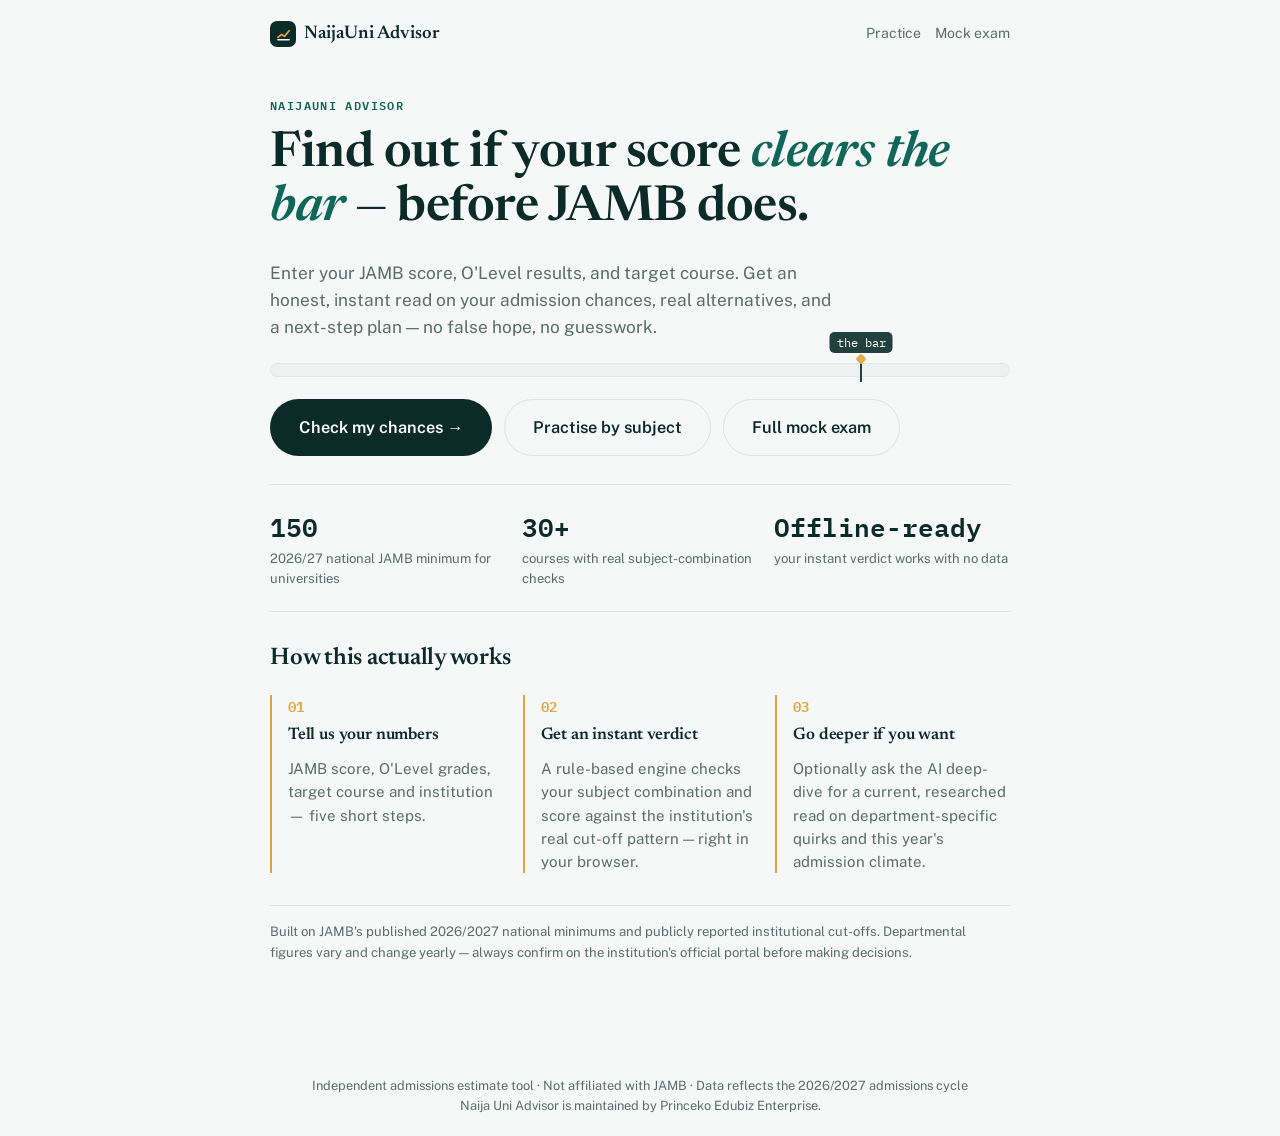
<file: index.html>
<!doctype html>
<html lang="en">
<head>
<meta charset="UTF-8">
<meta name="viewport" content="width=device-width, initial-scale=1, viewport-fit=cover">
<title>NaijaUni Advisor — Know your admission chances</title>
<link rel="canonical" href="https://naija-uni-advisor.hasbal.com.ng/">
<meta name="description" content="Check your JAMB admission chances instantly. Enter your UTME score, O'Level results and target course to get an honest, evidence-based verdict, real alternatives, and career outlook.">
<meta name="theme-color" content="#0B2B29">
<link rel="manifest" href="manifest.json">
<link rel="icon" href="icons/icon-192.png">
<link rel="apple-touch-icon" href="icons/icon-192.png">

<link rel="preconnect" href="https://fonts.googleapis.com">
<link rel="preconnect" href="https://fonts.gstatic.com" crossorigin>
<link href="https://fonts.googleapis.com/css2?family=Newsreader:ital,wght@0,500;0,600;0,700;1,500;1,600&family=Public+Sans:wght@400;500;600;700&family=IBM+Plex+Mono:wght@500;600&display=swap" rel="stylesheet">

<link rel="stylesheet" href="styles.css">
</head>
<body>
<div class="topbar">
  <a href="/" class="brand" onclick="event.preventDefault(); state.step=0; state.result=null; saveState(); render();">
    <span class="brand-mark">
      <svg viewBox="0 0 16 16" fill="none" xmlns="http://www.w3.org/2000/svg">
        <path d="M2 11L6 8L9 10L14 4" stroke="#E3A23C" stroke-width="1.8" stroke-linecap="round" stroke-linejoin="round"/>
        <path d="M2 13.5H14" stroke="#F6F8F7" stroke-width="1.6" stroke-linecap="round"/>
      </svg>
    </span>
    NaijaUni Advisor
  </a>
  <nav style="display:flex;gap:14px;align-items:center;font-size:.88rem"><a href="practice.html" style="color:var(--ink-muted);text-decoration:none">Practice</a><a href="cbt-exam.html" style="color:var(--ink-muted);text-decoration:none">Mock exam</a>
  <button id="install-btn" hidden>Install app</button></nav>
</div>

<main id="app"></main>

<footer>
  Independent admissions estimate tool · Not affiliated with JAMB · Data reflects the 2026/2027 admissions cycle<br>
  Naija Uni Advisor is maintained by Princeko Edubiz Enterprise.
</footer>

<script src="data.js"></script>
<script src="app.js"></script>
</body>
</html>
</file>
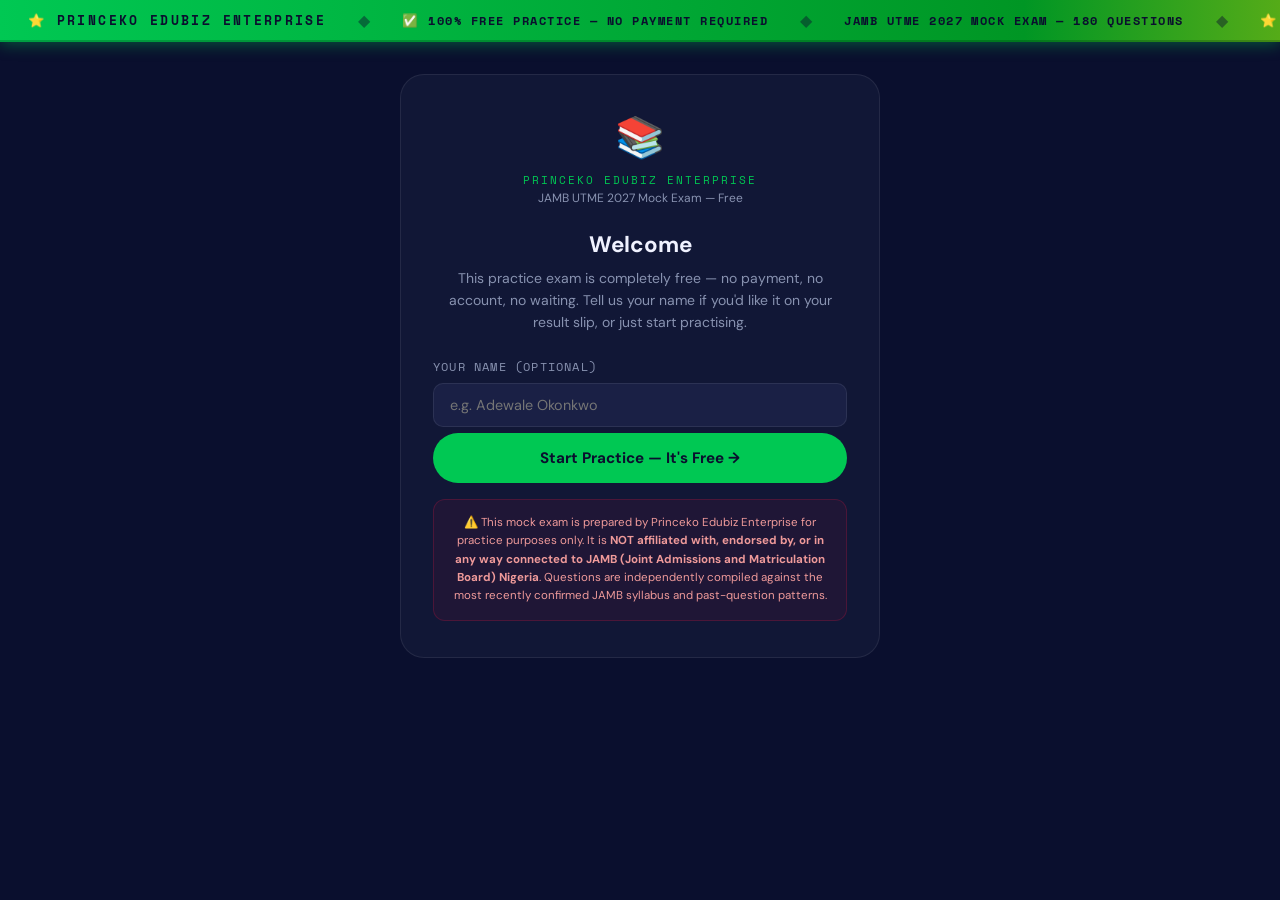
<file: cbt-exam.html>
<!DOCTYPE html>
<html lang="en">
<head>
<meta charset="UTF-8">
<meta name="viewport" content="width=device-width, initial-scale=1.0">
<title>JAMB UTME 2027 Mock Exam — Princeko Edubiz Enterprise (Free)</title>
<link rel="canonical" href="https://naija-uni-advisor.hasbal.com.ng/cbt-exam">
<link href="https://fonts.googleapis.com/css2?family=Space+Mono:wght@400;700&family=DM+Sans:wght@300;400;500;600;700&display=swap" rel="stylesheet">
<style>
:root{--green:#00c853;--red:#ff1744;--navy:#0a0f2e;--navy-mid:#111736;--navy-light:#1a2045;--gold:#ffd600;--white:#f0f2ff;--muted:#8892b0;--border:rgba(255,255,255,0.08);--card:rgba(255,255,255,0.04);--radius:14px;--shadow:0 8px 32px rgba(0,0,0,0.4);--eng:#64b5f6;--chem:#00c853;--bio:#ff9800;--phy:#ce93d8;--math:#ff8f00;--econ:#26c6da;--govt:#ab47bc;--acct:#66bb6a}
*{margin:0;padding:0;box-sizing:border-box}
body{background:var(--navy);color:var(--white);font-family:'DM Sans',sans-serif;min-height:100vh;overflow-x:hidden}
body::before{content:'';position:fixed;inset:0;background-image:linear-gradient(rgba(0,200,83,0.04) 1px,transparent 1px),linear-gradient(90deg,rgba(0,200,83,0.04) 1px,transparent 1px);background-size:40px 40px;pointer-events:none;z-index:0}

/* MARQUEE */
.marquee-banner{position:sticky;top:0;z-index:200;background:linear-gradient(90deg,#00c853,#009624 40%,#ffd600 70%,#00c853);background-size:200% 100%;animation:gradientShift 4s linear infinite;padding:9px 0;overflow:hidden;white-space:nowrap;border-bottom:2px solid rgba(0,0,0,0.2);box-shadow:0 2px 16px rgba(0,200,83,0.4)}
@keyframes gradientShift{0%{background-position:0%}100%{background-position:200%}}
.marquee-track{display:inline-flex;animation:marqueeScroll 28s linear infinite}
.marquee-track:hover{animation-play-state:paused}
@keyframes marqueeScroll{0%{transform:translateX(0)}100%{transform:translateX(-50%)}}
.marquee-segment{display:inline-flex;align-items:center}
.marquee-text{font-family:'Space Mono',monospace;font-size:0.78rem;font-weight:700;color:#0a0f2e;letter-spacing:0.12em;text-transform:uppercase;padding:0 28px}
.marquee-text.brand{font-size:0.82rem;letter-spacing:0.18em}
.marquee-sep{color:rgba(10,15,46,0.45);font-size:1rem;padding:0 4px;user-select:none}

/* GATE OVERLAY */
#gate-overlay{position:fixed;inset:0;background:var(--navy);z-index:1000;display:flex;flex-direction:column;overflow-y:auto}
.gate-inner{flex:1;display:flex;align-items:flex-start;justify-content:center;padding:32px 16px 60px}
.gate-card{background:var(--navy-mid);border:1px solid var(--border);border-radius:24px;padding:36px 32px;width:100%;max-width:480px;animation:fadeUp 0.5s ease both}
@keyframes fadeUp{from{opacity:0;transform:translateY(20px)}to{opacity:1;transform:translateY(0)}}
.gate-logo{display:flex;flex-direction:column;align-items:center;margin-bottom:24px}
.gate-logo-mark{font-size:2.5rem;margin-bottom:8px}
.gate-brand{font-family:'Space Mono',monospace;font-size:0.7rem;color:var(--green);letter-spacing:0.18em;text-transform:uppercase}
.gate-tagline{font-size:0.75rem;color:var(--muted);margin-top:2px}
.gate-title{font-size:1.4rem;font-weight:700;margin-bottom:8px;text-align:center}
.gate-sub{color:var(--muted);font-size:0.875rem;line-height:1.6;margin-bottom:24px;text-align:center}
.gate-label{display:block;font-size:0.75rem;font-family:'Space Mono',monospace;color:var(--muted);letter-spacing:0.1em;text-transform:uppercase;margin-bottom:8px}
.gate-input{width:100%;background:var(--navy-light);border:1.5px solid var(--border);border-radius:10px;padding:12px 16px;color:var(--white);font-size:0.9rem;font-family:'DM Sans',sans-serif;margin-bottom:6px;transition:border-color 0.2s}
.gate-input:focus{outline:none;border-color:var(--green)}
.gate-input.error{border-color:var(--red)}
.gate-err{font-size:0.78rem;color:var(--red);margin-bottom:14px;display:none}
.gate-btn{display:block;width:100%;background:var(--green);color:var(--navy);border:none;border-radius:50px;padding:15px;font-size:0.95rem;font-weight:700;font-family:'DM Sans',sans-serif;cursor:pointer;margin-bottom:10px;transition:all 0.2s}
.gate-btn:hover{background:#00e676;transform:translateY(-1px)}
.gate-btn.secondary{background:transparent;color:var(--muted);border:1.5px solid var(--border)}
.gate-btn.secondary:hover{border-color:var(--muted);color:var(--white)}

/* PASSAGE PANEL */
.passage-panel{background:rgba(100,181,246,0.06);border:1.5px solid rgba(100,181,246,0.25);border-radius:14px;padding:18px 20px;margin-bottom:20px}
.passage-panel-header{display:flex;align-items:center;justify-content:space-between;margin-bottom:10px;gap:8px}
.passage-panel-label{font-family:'Space Mono',monospace;font-size:0.6rem;letter-spacing:0.15em;text-transform:uppercase;color:var(--eng);background:rgba(100,181,246,0.12);border:1px solid rgba(100,181,246,0.3);border-radius:50px;padding:4px 12px}
.passage-panel-title{font-size:0.78rem;font-weight:700;color:var(--white)}
.passage-toggle-btn{background:transparent;border:1px solid rgba(100,181,246,0.3);color:var(--eng);border-radius:8px;padding:4px 12px;font-size:0.7rem;font-family:'DM Sans',sans-serif;cursor:pointer;white-space:nowrap;transition:all 0.18s}
.passage-toggle-btn:hover{background:rgba(100,181,246,0.1)}
.passage-text{font-size:0.88rem;line-height:1.8;color:#d0daf5;font-style:normal;border-top:1px solid rgba(100,181,246,0.15);padding-top:12px;margin-top:4px}
.passage-text.collapsed{display:none}
.passage-qnum-tag{display:inline-block;font-size:0.68rem;font-family:'Space Mono',monospace;color:var(--eng);opacity:0.75}

/* DISCLAIMER BANNER */
.disclaimer-bar{background:rgba(255,214,0,0.08);border:1px solid rgba(255,214,0,0.25);border-radius:10px;padding:12px 16px;font-size:0.78rem;color:var(--gold);line-height:1.6;text-align:center;margin:20px 0}

/* HEADER */
.header{position:sticky;top:38px;z-index:100;background:rgba(10,15,46,0.95);backdrop-filter:blur(12px);border-bottom:1px solid var(--border);padding:14px 24px;display:flex;align-items:center;justify-content:space-between;gap:12px}
.header-logo{font-family:'Space Mono',monospace;font-size:0.7rem;color:var(--green);letter-spacing:0.15em;text-transform:uppercase}
.header-title{font-size:0.88rem;font-weight:600;color:var(--white);text-align:center}
.timer-box{font-family:'Space Mono',monospace;font-size:1rem;color:var(--gold);background:rgba(255,214,0,0.08);border:1px solid rgba(255,214,0,0.3);border-radius:8px;padding:6px 14px;min-width:80px;text-align:center}

/* PROGRESS */
.progress-bar-wrap{padding:10px 24px 0;position:relative;z-index:1}
.progress-bar-track{height:4px;background:var(--border);border-radius:2px;overflow:hidden}
.progress-bar-fill{height:100%;background:linear-gradient(90deg,var(--green),var(--gold));border-radius:2px;transition:width 0.4s ease;width:0%}
.progress-label{font-size:0.72rem;color:var(--muted);margin-top:6px;font-family:'Space Mono',monospace}

/* SUBJECT TABS */
.subject-tabs{display:flex;gap:8px;padding:12px 24px 0;overflow-x:auto;position:relative;z-index:1}
.subj-tab{background:var(--card);border:1.5px solid var(--border);border-radius:50px;padding:7px 16px;font-size:0.78rem;font-family:'DM Sans',sans-serif;font-weight:600;cursor:pointer;white-space:nowrap;transition:all 0.2s;color:var(--muted)}
.subj-tab.active-all{border-color:var(--white);color:var(--white);background:rgba(255,255,255,0.08)}
.subj-tab.active-eng{border-color:var(--eng);color:var(--eng);background:rgba(100,181,246,0.1)}
.subj-tab.active-chem{border-color:var(--chem);color:var(--chem);background:rgba(0,200,83,0.1)}
.subj-tab.active-bio{border-color:var(--bio);color:var(--bio);background:rgba(255,152,0,0.1)}
.subj-tab.active-phy{border-color:var(--phy);color:var(--phy);background:rgba(206,147,216,0.1)}
.subj-tab.active-math{border-color:var(--math);color:var(--math);background:rgba(255,143,0,0.1)}
.subj-tab.active-econ{border-color:var(--econ);color:var(--econ);background:rgba(38,198,218,0.1)}
.subj-tab.active-govt{border-color:var(--govt);color:var(--govt);background:rgba(171,71,188,0.1)}
.subj-tab.active-acct{border-color:var(--acct);color:var(--acct);background:rgba(102,187,106,0.1)}
.subj-tab:not([class*=active]):hover{border-color:rgba(255,255,255,0.2);color:var(--white)}

/* INTRO SCREEN */
#intro-screen{position:relative;z-index:1;max-width:760px;margin:50px auto;padding:0 24px;text-align:center;animation:fadeUp 0.6s ease both}
.badge{display:inline-block;background:rgba(0,200,83,0.12);border:1px solid rgba(0,200,83,0.4);color:var(--green);font-family:'Space Mono',monospace;font-size:0.65rem;letter-spacing:0.18em;text-transform:uppercase;padding:5px 14px;border-radius:50px;margin-bottom:24px}
.intro-title{font-size:clamp(1.8rem,5vw,3rem);font-weight:700;line-height:1.1;margin-bottom:16px;background:linear-gradient(135deg,var(--white) 60%,var(--green));-webkit-background-clip:text;-webkit-text-fill-color:transparent;background-clip:text}
.intro-sub{color:var(--muted);font-size:0.95rem;line-height:1.6;margin-bottom:36px;max-width:580px;margin-left:auto;margin-right:auto}
.stats-grid{display:grid;grid-template-columns:repeat(4,1fr);gap:12px;margin-bottom:32px}
.stat-card{background:var(--card);border:1px solid var(--border);border-radius:var(--radius);padding:16px 10px}
.stat-num{font-family:'Space Mono',monospace;font-size:1.6rem;font-weight:700;color:var(--green);display:block}
.stat-lbl{font-size:0.72rem;color:var(--muted);margin-top:4px;display:block}
.subjects-grid{display:grid;grid-template-columns:1fr 1fr;gap:10px;margin-bottom:28px}
.subj-card{border-radius:12px;padding:14px 16px;text-align:left;border:1px solid}
.subj-card.eng{background:rgba(100,181,246,0.07);border-color:rgba(100,181,246,0.25)}
.subj-card.chem{background:rgba(0,200,83,0.07);border-color:rgba(0,200,83,0.25)}
.subj-card.bio{background:rgba(255,152,0,0.07);border-color:rgba(255,152,0,0.25)}
.subj-card.phy{background:rgba(206,147,216,0.07);border-color:rgba(206,147,216,0.25)}
.subj-card.math{background:rgba(255,143,0,0.07);border-color:rgba(255,143,0,0.25)}
.subj-card.econ{background:rgba(38,198,218,0.07);border-color:rgba(38,198,218,0.25)}
.subj-card.govt{background:rgba(171,71,188,0.07);border-color:rgba(171,71,188,0.25)}
.subj-card.acct{background:rgba(102,187,106,0.07);border-color:rgba(102,187,106,0.25)}
.subj-card-name{font-weight:700;font-size:0.9rem;margin-bottom:2px}
.subj-card-info{font-size:0.75rem;color:var(--muted)}
.rules{background:var(--card);border:1px solid var(--border);border-radius:var(--radius);padding:18px 22px;text-align:left;margin-bottom:32px}
.rules h3{font-size:0.72rem;font-family:'Space Mono',monospace;color:var(--green);letter-spacing:0.12em;text-transform:uppercase;margin-bottom:10px}
.rules ul{list-style:none;display:flex;flex-direction:column;gap:7px}
.rules li{font-size:0.85rem;color:var(--muted);padding-left:18px;position:relative}
.rules li::before{content:'→';position:absolute;left:0;color:var(--green);font-size:0.75rem}
.btn-start{background:var(--green);color:var(--navy);border:none;border-radius:50px;padding:16px 48px;font-size:1rem;font-weight:700;font-family:'DM Sans',sans-serif;cursor:pointer;transition:all 0.2s;box-shadow:0 0 30px rgba(0,200,83,0.3)}
.btn-start:hover{transform:translateY(-2px);box-shadow:0 0 40px rgba(0,200,83,0.5);background:#00e676}

/* QUIZ SCREEN */
#quiz-screen{display:none;position:relative;z-index:1;max-width:900px;margin:0 auto;padding:20px 24px 120px}
.question-card{background:var(--navy-mid);border:1px solid var(--border);border-radius:18px;padding:28px 32px;margin-bottom:16px;box-shadow:var(--shadow);animation:fadeUp 0.35s ease both}
.q-meta{display:flex;align-items:center;gap:10px;margin-bottom:18px;flex-wrap:wrap}
.q-num{font-family:'Space Mono',monospace;font-size:0.68rem;color:var(--green);background:rgba(0,200,83,0.1);border:1px solid rgba(0,200,83,0.3);border-radius:6px;padding:4px 10px;letter-spacing:0.1em}
.q-topic{font-size:0.68rem;color:var(--muted);background:var(--card);border-radius:6px;padding:4px 10px;border:1px solid var(--border)}
.q-subj-badge{font-size:0.65rem;border-radius:6px;padding:4px 10px;border:1px solid;font-family:'Space Mono',monospace;letter-spacing:0.05em;margin-left:auto}
.q-subj-badge.eng{color:var(--eng);border-color:rgba(100,181,246,0.3);background:rgba(100,181,246,0.08)}
.q-subj-badge.chem{color:var(--chem);border-color:rgba(0,200,83,0.3);background:rgba(0,200,83,0.08)}
.q-subj-badge.bio{color:var(--bio);border-color:rgba(255,152,0,0.3);background:rgba(255,152,0,0.08)}
.q-subj-badge.phy{color:var(--phy);border-color:rgba(206,147,216,0.3);background:rgba(206,147,216,0.08)}
.q-subj-badge.math{color:var(--math);border-color:rgba(255,143,0,0.3);background:rgba(255,143,0,0.08)}
.q-subj-badge.econ{color:var(--econ);border-color:rgba(38,198,218,0.3);background:rgba(38,198,218,0.08)}
.q-subj-badge.govt{color:var(--govt);border-color:rgba(171,71,188,0.3);background:rgba(171,71,188,0.08)}
.q-subj-badge.acct{color:var(--acct);border-color:rgba(102,187,106,0.3);background:rgba(102,187,106,0.08)}
.q-context{background:rgba(255,214,0,0.05);border:1px solid rgba(255,214,0,0.15);border-radius:10px;padding:14px 16px;font-size:0.82rem;color:#d4c5a0;line-height:1.7;margin-bottom:18px;font-style:italic}
.q-text{font-size:1rem;line-height:1.65;color:var(--white);margin-bottom:24px;font-weight:400}
.options-grid{display:flex;flex-direction:column;gap:9px}
.option-btn{display:flex;align-items:flex-start;gap:12px;background:var(--card);border:1.5px solid var(--border);border-radius:12px;padding:12px 16px;cursor:pointer;transition:all 0.18s;text-align:left;color:var(--white);font-family:'DM Sans',sans-serif;font-size:0.9rem;line-height:1.5;width:100%}
.option-btn:hover:not(:disabled){border-color:rgba(0,200,83,0.4);background:rgba(0,200,83,0.06)}
.option-btn:disabled{cursor:default}
.option-btn.correct{border-color:var(--green);background:rgba(0,200,83,0.15)}
.option-btn.wrong{border-color:var(--red);background:rgba(255,23,68,0.1)}
.opt-letter{font-family:'Space Mono',monospace;font-size:0.72rem;font-weight:700;color:var(--muted);background:var(--navy-light);border-radius:6px;padding:4px 8px;flex-shrink:0;margin-top:1px;transition:all 0.18s}
.option-btn.correct .opt-letter{background:var(--green);color:var(--navy)}
.option-btn.wrong .opt-letter{background:var(--red);color:#fff}
.option-btn.selected{border-color:var(--gold);background:rgba(255,214,0,0.09)}
.option-btn.selected .opt-letter{background:var(--gold);color:var(--navy)}
.learn-toggle{display:flex;gap:12px;align-items:flex-start;background:var(--card);border:1.5px solid var(--border);border-radius:12px;padding:14px 16px;margin-top:20px;cursor:pointer;font-size:0.85rem;line-height:1.5;color:var(--muted)}
.learn-toggle input{margin-top:3px;width:18px;height:18px;accent-color:#00c853;flex-shrink:0}
.learn-toggle strong{color:var(--white)}
.expl{display:inline-block;margin-top:6px;color:var(--muted);font-size:0.82rem;line-height:1.55}
.weak-link{display:flex;justify-content:space-between;gap:12px;align-items:center;background:var(--card);border:1px solid var(--border);border-radius:12px;padding:12px 16px;margin-bottom:8px;color:var(--white);text-decoration:none;font-size:0.88rem}
.weak-link:hover{border-color:rgba(0,200,83,0.5)}
.weak-miss{color:var(--gold);font-family:'Space Mono',monospace;font-size:0.72rem;white-space:nowrap}
.feedback-box{margin-top:14px;border-radius:10px;padding:12px 16px;font-size:0.85rem;line-height:1.6;display:none}
.feedback-box.correct-fb{background:rgba(0,200,83,0.08);border:1px solid rgba(0,200,83,0.3);color:#a5d6a7}
.feedback-box.wrong-fb{background:rgba(255,23,68,0.08);border:1px solid rgba(255,23,68,0.3);color:#ef9a9a}

/* Q MAP */
.q-map{background:var(--navy-mid);border:1px solid var(--border);border-radius:16px;padding:16px;margin-bottom:16px}
.q-map-header{display:flex;align-items:center;justify-content:space-between;margin-bottom:12px;flex-wrap:wrap;gap:8px}
.q-map-title{font-family:'Space Mono',monospace;font-size:0.65rem;color:var(--muted);letter-spacing:0.1em;text-transform:uppercase}
.q-map-legend{display:flex;gap:10px;flex-wrap:wrap}
.qml-item{display:flex;align-items:center;gap:5px;font-size:0.68rem;color:var(--muted)}
.qml-dot{width:10px;height:10px;border-radius:3px}
.qml-dot.answered{background:var(--green)}
.qml-dot.current{background:var(--gold)}
.qml-dot.unanswered{background:var(--border);border:1px solid var(--muted)}
.q-map-grid{display:flex;flex-wrap:wrap;gap:5px}
.qm-dot{width:30px;height:30px;border-radius:6px;background:var(--navy-light);border:1px solid var(--border);font-size:0.62rem;font-family:'Space Mono',monospace;color:var(--muted);display:flex;align-items:center;justify-content:center;cursor:pointer;transition:all 0.15s}
.qm-dot:hover{border-color:rgba(255,255,255,0.3)}
.qm-dot.answered{background:rgba(0,200,83,0.2);border-color:rgba(0,200,83,0.4);color:var(--green)}
.qm-dot.current{background:var(--gold);border-color:var(--gold);color:var(--navy);font-weight:700}
.qm-dot.eng-dot{border-color:rgba(100,181,246,0.3)}
.qm-dot.chem-dot{border-color:rgba(0,200,83,0.2)}
.qm-dot.bio-dot{border-color:rgba(255,152,0,0.3)}
.qm-dot.phy-dot{border-color:rgba(206,147,216,0.3)}
.qm-dot.math-dot{border-color:rgba(255,143,0,0.3)}
.qm-dot.econ-dot{border-color:rgba(38,198,218,0.3)}
.qm-dot.govt-dot{border-color:rgba(171,71,188,0.3)}
.qm-dot.acct-dot{border-color:rgba(102,187,106,0.3)}

/* STICKY NAV */
.sticky-nav{position:fixed;bottom:0;left:0;right:0;z-index:50;background:rgba(10,15,46,0.97);backdrop-filter:blur(12px);border-top:1px solid var(--border);padding:14px 24px;display:none;align-items:center;justify-content:space-between;gap:12px}
.nav-info{font-size:0.78rem;color:var(--muted);font-family:'Space Mono',monospace}
.nav-btns{display:flex;gap:8px;align-items:center;flex-wrap:wrap}
.btn-nav{border:1.5px solid var(--border);background:var(--card);color:var(--white);border-radius:10px;padding:9px 18px;font-size:0.82rem;font-family:'DM Sans',sans-serif;font-weight:600;cursor:pointer;transition:all 0.18s}
.btn-nav:hover{border-color:var(--green);color:var(--green)}
.btn-nav.primary{background:var(--green);border-color:var(--green);color:var(--navy);font-weight:700}
.btn-nav.primary:hover{background:#00e676}
.btn-nav.danger{background:var(--red);border-color:var(--red);color:#fff}

/* RESULT SCREEN */
#result-screen{display:none;position:relative;z-index:1;max-width:900px;margin:0 auto;padding:40px 24px 80px;animation:fadeUp 0.5s ease both}
.result-hero{text-align:center;margin-bottom:40px}
.score-ring{width:160px;height:160px;margin:0 auto 20px;position:relative}
.score-ring svg{transform:rotate(-90deg)}
.score-center{position:absolute;inset:0;display:flex;flex-direction:column;align-items:center;justify-content:center}
.score-pct{font-family:'Space Mono',monospace;font-size:2rem;font-weight:700;color:var(--white);line-height:1}
.score-lbl{font-size:0.65rem;color:var(--muted);margin-top:4px;letter-spacing:0.1em;text-transform:uppercase}
.result-grade{font-size:1.5rem;font-weight:700;margin-bottom:6px}
.result-msg{color:var(--muted);font-size:0.9rem;max-width:480px;margin:0 auto;line-height:1.6}
.result-stats{display:grid;grid-template-columns:repeat(4,1fr);gap:12px;margin-bottom:36px}
.result-stat{background:var(--card);border:1px solid var(--border);border-radius:var(--radius);padding:18px 12px;text-align:center}
.rs-num{font-family:'Space Mono',monospace;font-size:1.6rem;font-weight:700;display:block;margin-bottom:4px}
.rs-lbl{font-size:0.72rem;color:var(--muted)}
.rs-correct .rs-num{color:var(--green)}
.rs-wrong .rs-num{color:var(--red)}
.rs-skip .rs-num{color:var(--muted)}
.rs-score .rs-num{color:var(--gold)}

/* SUBJECT BREAKDOWN */
.subj-breakdown{display:grid;grid-template-columns:repeat(2,1fr);gap:12px;margin-bottom:36px}
.sb-card{border-radius:14px;padding:18px;border:1px solid}
.sb-card.eng{background:rgba(100,181,246,0.07);border-color:rgba(100,181,246,0.25)}
.sb-card.chem{background:rgba(0,200,83,0.07);border-color:rgba(0,200,83,0.25)}
.sb-card.bio{background:rgba(255,152,0,0.07);border-color:rgba(255,152,0,0.25)}
.sb-card.phy{background:rgba(206,147,216,0.07);border-color:rgba(206,147,216,0.25)}
.sb-name{font-size:0.75rem;font-family:'Space Mono',monospace;letter-spacing:0.1em;text-transform:uppercase;margin-bottom:10px}
.sb-name.eng{color:var(--eng)}.sb-name.chem{color:var(--chem)}.sb-name.bio{color:var(--bio)}.sb-name.phy{color:var(--phy)}
.sb-score{font-size:1.4rem;font-weight:700;font-family:'Space Mono',monospace;color:var(--white)}
.sb-bar-track{height:6px;background:var(--border);border-radius:3px;overflow:hidden;margin-top:10px}
.sb-bar-fill{height:100%;border-radius:3px;transition:width 1s ease}
.sb-bar-fill.eng{background:var(--eng)}.sb-bar-fill.chem{background:var(--chem)}.sb-bar-fill.bio{background:var(--bio)}.sb-bar-fill.phy{background:var(--phy)}
.sb-bar-fill.math{background:var(--math)}.sb-bar-fill.econ{background:var(--econ)}.sb-bar-fill.govt{background:var(--govt)}.sb-bar-fill.acct{background:var(--acct)}
.sb-name.eng{color:var(--eng)}.sb-name.chem{color:var(--chem)}.sb-name.bio{color:var(--bio)}.sb-name.phy{color:var(--phy)}
.sb-name.math{color:var(--math)}.sb-name.econ{color:var(--econ)}.sb-name.govt{color:var(--govt)}.sb-name.acct{color:var(--acct)}
.sb-card.eng{background:rgba(100,181,246,0.07);border-color:rgba(100,181,246,0.25)}
.sb-card.chem{background:rgba(0,200,83,0.07);border-color:rgba(0,200,83,0.25)}
.sb-card.bio{background:rgba(255,152,0,0.07);border-color:rgba(255,152,0,0.25)}
.sb-card.phy{background:rgba(206,147,216,0.07);border-color:rgba(206,147,216,0.25)}
.sb-card.math{background:rgba(255,143,0,0.07);border-color:rgba(255,143,0,0.25)}
.sb-card.econ{background:rgba(38,198,218,0.07);border-color:rgba(38,198,218,0.25)}
.sb-card.govt{background:rgba(171,71,188,0.07);border-color:rgba(171,71,188,0.25)}
.sb-card.acct{background:rgba(102,187,106,0.07);border-color:rgba(102,187,106,0.25)}

/* SUBJECT SELECTION SCREEN */
#subject-select-screen{position:fixed;inset:0;background:var(--navy);z-index:900;overflow-y:auto;padding-bottom:80px;display:none}
.ss-wrap{max-width:660px;margin:0 auto;padding:32px 20px}
.preset-btn{background:var(--card);border:1.5px solid var(--border);color:var(--muted);border-radius:50px;padding:8px 18px;font-size:0.8rem;font-family:'DM Sans',sans-serif;font-weight:600;cursor:pointer;transition:all 0.2s}
.preset-btn:hover{border-color:var(--green);color:var(--green);background:rgba(0,200,83,0.06)}
.ss-locked{background:rgba(0,200,83,0.06);border:1.5px solid rgba(0,200,83,0.25);border-radius:14px;padding:14px 18px;display:flex;align-items:center;gap:14px;margin-bottom:10px}
.ss-card{background:var(--navy-mid);border:1.5px solid var(--border);border-radius:14px;padding:14px 18px;display:flex;align-items:center;gap:14px;cursor:pointer;transition:all 0.2s}
.ss-card:hover{border-color:rgba(255,255,255,0.2)}
.ss-card.selected{border-color:var(--green);background:rgba(0,200,83,0.06)}
.ss-icon{font-size:1.5rem;flex-shrink:0;width:36px;text-align:center}
.ss-info{flex:1}
.ss-name{font-size:0.92rem;font-weight:700;color:var(--white);margin-bottom:2px}
.ss-desc{font-size:0.7rem;color:var(--muted)}
.ss-lock{font-family:'Space Mono',monospace;font-size:0.6rem;color:var(--green);background:rgba(0,200,83,0.1);border:1px solid rgba(0,200,83,0.3);padding:4px 10px;border-radius:50px;white-space:nowrap}
.ss-check{width:22px;height:22px;border-radius:50%;border:2px solid var(--border);background:var(--navy-light);display:flex;align-items:center;justify-content:center;font-size:0.8rem;flex-shrink:0;transition:all 0.2s;color:transparent}
.ss-card.selected .ss-check{background:var(--green);border-color:var(--green);color:var(--navy);font-weight:700}
.ss-counter{font-family:'Space Mono',monospace;font-size:0.72rem;text-align:center;padding:12px;color:var(--muted);letter-spacing:0.08em}

/* REVIEW */
.review-section{margin-top:8px}
.review-title{font-family:'Space Mono',monospace;font-size:0.68rem;color:var(--green);letter-spacing:0.15em;text-transform:uppercase;margin-bottom:16px;display:flex;align-items:center;gap:12px}
.review-title::after{content:'';flex:1;height:1px;background:var(--border)}
.review-filter{display:flex;gap:8px;margin-bottom:16px;flex-wrap:wrap}
.rf-btn{background:var(--card);border:1px solid var(--border);color:var(--muted);border-radius:50px;padding:6px 14px;font-size:0.75rem;cursor:pointer;transition:all 0.18s}
.rf-btn.active{background:rgba(0,200,83,0.1);border-color:rgba(0,200,83,0.4);color:var(--green)}
.review-item{background:var(--navy-mid);border-radius:14px;padding:20px 22px;margin-bottom:10px;border-left:3px solid var(--border)}
.review-item.ri-correct{border-left-color:var(--green)}
.review-item.ri-wrong{border-left-color:var(--red)}
.review-item.ri-skipped{border-left-color:var(--muted)}
.ri-header{display:flex;align-items:center;gap:10px;margin-bottom:10px;flex-wrap:wrap}
.ri-qnum{font-family:'Space Mono',monospace;font-size:0.65rem;color:var(--green);background:rgba(0,200,83,0.1);border:1px solid rgba(0,200,83,0.3);border-radius:5px;padding:3px 8px}
.ri-status{font-size:0.7rem;font-weight:700;font-family:'Space Mono',monospace;padding:3px 8px;border-radius:5px}
.ri-status.correct{background:rgba(0,200,83,0.15);color:var(--green)}
.ri-status.wrong{background:rgba(255,23,68,0.15);color:var(--red)}
.ri-status.skipped{background:rgba(136,146,176,0.15);color:var(--muted)}
.ri-topic{font-size:0.68rem;color:var(--muted);padding:3px 8px;background:var(--navy-light);border-radius:5px}
.ri-question{font-size:0.88rem;color:var(--white);margin-bottom:8px;line-height:1.55}
.ri-ans{font-size:0.82rem;color:var(--muted);line-height:1.5}
.correct-ans{color:var(--green);font-weight:600}
.wrong-chosen{color:var(--red)}

/* NON-AFFILIATION NOTICE */
.non-affil{background:rgba(255,23,68,0.06);border:1px solid rgba(255,23,68,0.2);border-radius:12px;padding:14px 18px;font-size:0.78rem;color:#ef9a9a;line-height:1.6;text-align:center;margin-top:24px}

/* SPIN */
@keyframes spin{to{transform:rotate(360deg)}}

/* CUSTOM MODAL (replaces confirm/alert — blocked by Google Sites) */
#custom-modal-overlay{position:fixed;inset:0;background:rgba(0,0,0,0.7);z-index:9999;display:none;align-items:center;justify-content:center;padding:24px;backdrop-filter:blur(4px)}
#custom-modal-overlay.visible{display:flex}
.custom-modal{background:var(--navy-mid);border:1px solid var(--border);border-radius:20px;padding:32px 28px;max-width:420px;width:100%;text-align:center;animation:fadeUp 0.25s ease both;box-shadow:0 24px 60px rgba(0,0,0,0.6)}
.custom-modal-icon{font-size:2.2rem;margin-bottom:12px}
.custom-modal-title{font-size:1.1rem;font-weight:700;margin-bottom:8px;color:var(--white)}
.custom-modal-msg{font-size:0.875rem;color:var(--muted);line-height:1.6;margin-bottom:24px}
.custom-modal-btns{display:flex;gap:10px;justify-content:center;flex-wrap:wrap}
.cm-btn{border:none;border-radius:50px;padding:11px 28px;font-size:0.9rem;font-weight:700;font-family:'DM Sans',sans-serif;cursor:pointer;transition:all 0.18s}
.cm-btn.primary{background:var(--green);color:var(--navy)}
.cm-btn.primary:hover{background:#00e676}
.cm-btn.danger{background:var(--red);color:#fff}
.cm-btn.danger:hover{background:#ff4569}
.cm-btn.secondary{background:var(--card);color:var(--white);border:1.5px solid var(--border)}
.cm-btn.secondary:hover{border-color:var(--muted)}

/* RESPONSIVE */
@media(max-width:600px){
  .stats-grid{grid-template-columns:repeat(2,1fr)}
  .subjects-grid{grid-template-columns:1fr}
  .result-stats{grid-template-columns:repeat(2,1fr)}
  .subj-breakdown{grid-template-columns:1fr}
  .question-card{padding:20px 18px}
  .nav-btns{gap:6px}
  .btn-nav{padding:8px 12px;font-size:0.78rem}
}
</style>
</head>
<body>

<!-- ====== WELCOME SCREEN (free, no payment) ====== -->
<div id="gate-overlay">
  <div class="marquee-banner" style="position:relative;top:auto;flex-shrink:0">
    <div class="marquee-track">
      <div class="marquee-segment">
        <span class="marquee-text brand">⭐ Princeko Edubiz Enterprise</span><span class="marquee-sep">◆</span>
        <span class="marquee-text">✅ 100% Free Practice — No Payment Required</span><span class="marquee-sep">◆</span>
        <span class="marquee-text">JAMB UTME 2027 Mock Exam — 180 Questions</span><span class="marquee-sep">◆</span>
        <span class="marquee-text brand">⭐ Princeko Edubiz Enterprise</span><span class="marquee-sep">◆</span>
        <span class="marquee-text">Chemistry · Biology · Physics · Use of English</span><span class="marquee-sep">◆</span>
      </div>
      <div class="marquee-segment">
        <span class="marquee-text brand">⭐ Princeko Edubiz Enterprise</span><span class="marquee-sep">◆</span>
        <span class="marquee-text">✅ 100% Free Practice — No Payment Required</span><span class="marquee-sep">◆</span>
        <span class="marquee-text">JAMB UTME 2027 Mock Exam — 180 Questions</span><span class="marquee-sep">◆</span>
        <span class="marquee-text brand">⭐ Princeko Edubiz Enterprise</span><span class="marquee-sep">◆</span>
        <span class="marquee-text">Chemistry · Biology · Physics · Use of English</span><span class="marquee-sep">◆</span>
      </div>
    </div>
  </div>
  <div class="gate-inner">

    <div class="gate-card" id="gate-step-1">
      <div class="gate-logo">
        <div class="gate-logo-mark">📚</div>
        <span class="gate-brand">Princeko Edubiz Enterprise</span>
        <span class="gate-tagline">JAMB UTME 2027 Mock Exam — Free</span>
      </div>
      <h2 class="gate-title">Welcome</h2>
      <p class="gate-sub">This practice exam is completely free — no payment, no account, no waiting. Tell us your name if you'd like it on your result slip, or just start practising.</p>
      <label class="gate-label">Your Name (optional)</label>
      <input class="gate-input" id="inp-name" type="text" placeholder="e.g. Adewale Okonkwo" autocomplete="name"/>
      <button class="gate-btn" onclick="beginPractice()">Start Practice — It's Free →</button>
      <div class="non-affil" style="margin-top:16px;font-size:0.72rem">⚠️ This mock exam is prepared by Princeko Edubiz Enterprise for practice purposes only. It is <strong>NOT affiliated with, endorsed by, or in any way connected to JAMB (Joint Admissions and Matriculation Board) Nigeria</strong>. Questions are independently compiled against the most recently confirmed JAMB syllabus and past-question patterns.</div>
    </div>

  </div>
</div>


<!-- SUBJECT SELECTION SCREEN -->
<div id="subject-select-screen">
  <div class="ss-wrap">
    <div style="text-align:center;margin-bottom:28px;padding-top:8px">
      <div class="badge" style="margin-bottom:14px">STEP 1 OF 2 — SUBJECT SELECTION</div>
      <h2 style="font-size:1.4rem;font-weight:700;margin-bottom:8px">Choose Your Subjects</h2>
      <p style="color:var(--muted);font-size:0.875rem;line-height:1.6">Use of English is compulsory for all candidates.<br>Select <strong style="color:var(--white)">exactly 3 more subjects</strong> to match your JAMB registration.</p>
    </div>
    <div style="display:flex;gap:8px;flex-wrap:wrap;justify-content:center;align-items:center;margin-bottom:20px">
      <span style="font-size:0.68rem;color:var(--muted);font-family:'Space Mono',monospace;letter-spacing:0.08em">QUICK PICK:</span>
      <button class="preset-btn" onclick="applyPreset('science')">⚗️ Science</button>
      <button class="preset-btn" onclick="applyPreset('commercial')">💼 Commercial</button>
      <button class="preset-btn" onclick="applyPreset('arts')">🎭 Arts / Soc. Sci.</button>
    </div>
    <div class="ss-locked">
      <div class="ss-icon">📖</div>
      <div class="ss-info"><div class="ss-name" style="color:var(--eng)">Use of English</div><div class="ss-desc">60 questions · Compulsory for ALL JAMB candidates</div></div>
      <div class="ss-lock">🔒 Compulsory</div>
    </div>
    <div id="ss-grid" style="display:flex;flex-direction:column;gap:8px;margin-top:8px"></div>
    <div class="ss-counter" id="ss-counter">SELECT 3 MORE SUBJECTS TO CONTINUE</div>
    <button class="gate-btn" id="ss-confirm-btn" onclick="confirmSubjects()" style="opacity:0.4;cursor:not-allowed" disabled>Continue to Exam Info →</button>
    <div style="text-align:center;margin-top:14px;font-size:0.82rem"><a href="practice.html" style="color:var(--green)">Not ready for a full mock? Practise one subject at a time →</a></div>
    <div class="non-affil" style="margin-top:14px;font-size:0.7rem">⚠️ This mock exam is NOT affiliated with JAMB Nigeria. Practice purposes only.</div>
  </div>
</div>

<!-- MARQUEE -->
<div class="marquee-banner" role="marquee">
  <div class="marquee-track">
    <div class="marquee-segment">
      <span class="marquee-text brand">⭐ Princeko Edubiz Enterprise</span><span class="marquee-sep">◆</span>
      <span class="marquee-text">JAMB UTME 2027 Mock — 180 Questions</span><span class="marquee-sep">◆</span>
      <span class="marquee-text">Chemistry · Biology · Physics · Use of English</span><span class="marquee-sep">◆</span>
      <span class="marquee-text">🔒 NOT affiliated with JAMB Nigeria</span><span class="marquee-sep">◆</span>
      <span class="marquee-text brand">⭐ Princeko Edubiz Enterprise</span><span class="marquee-sep">◆</span>
      <span class="marquee-text">Good luck to all UTME 2027 candidates!</span><span class="marquee-sep">◆</span>
    </div>
    <div class="marquee-segment">
      <span class="marquee-text brand">⭐ Princeko Edubiz Enterprise</span><span class="marquee-sep">◆</span>
      <span class="marquee-text">JAMB UTME 2027 Mock — 180 Questions</span><span class="marquee-sep">◆</span>
      <span class="marquee-text">Chemistry · Biology · Physics · Use of English</span><span class="marquee-sep">◆</span>
      <span class="marquee-text">🔒 NOT affiliated with JAMB Nigeria</span><span class="marquee-sep">◆</span>
      <span class="marquee-text brand">⭐ Princeko Edubiz Enterprise</span><span class="marquee-sep">◆</span>
      <span class="marquee-text">Good luck to all UTME 2027 candidates!</span><span class="marquee-sep">◆</span>
    </div>
  </div>
</div>

<!-- HEADER -->
<header class="header">
  <div class="header-logo">Princeko Edubiz · 2027</div>
  <div class="header-title" id="header-title">UTME Mock Exam</div>
  <div class="timer-box" id="timer-display" style="display:none">02:00:00</div>
</header>

<div class="progress-bar-wrap" id="progress-wrap" style="display:none">
  <div class="progress-bar-track"><div class="progress-bar-fill" id="progress-fill"></div></div>
  <div class="progress-label" id="progress-label">0 / 180 answered</div>
</div>

<div class="subject-tabs" id="subject-tabs" style="display:none" id="subject-tabs-bar">
  <!-- Dynamically populated by buildSubjectTabs() -->
</div>

<!-- INTRO SCREEN -->
<div id="intro-screen" style="display:none">
  <div class="badge">UTME 2027 — Mock Examination</div>
  <h1 class="intro-title">JAMB UTME<br>2027 Mock Exam</h1>
  <p class="intro-sub" id="intro-sub-text">180 exam-standard questions built against the most recently confirmed JAMB UTME syllabus, format, and past-question patterns. Questions shuffle randomly every session.</p>

  <div class="stats-grid">
    <div class="stat-card"><span class="stat-num" id="intro-q-count">180</span><span class="stat-lbl">Questions</span></div>
    <div class="stat-card"><span class="stat-num">2<span style="font-size:0.9rem">hrs</span></span><span class="stat-lbl">Time Limit</span></div>
    <div class="stat-card"><span class="stat-num" id="intro-subj-count">4</span><span class="stat-lbl">Subjects</span></div>
    <div class="stat-card"><span class="stat-num">400</span><span class="stat-lbl">Est. Max Score</span></div>
  </div>

  <div class="subjects-grid" id="intro-subjects-grid"></div>

  <div class="rules">
    <h3>Exam Rules</h3>
    <ul>
      <li>Choose one answer per question. You can change any answer until you submit, just like the real CBT.</li>
      <li>Use the subject tabs or question map to navigate freely between questions.</li>
      <li>Timer counts down from 2 hours. Exam auto-submits when time runs out.</li>
      <li>Questions are shuffled randomly — each session has a unique order.</li>
      <li>There is no feedback during the exam. Results, correct answers and explanations appear after you submit.</li>
      <li>If your browser closes or refreshes, you can resume this exam on the same device — the clock keeps running.</li>
    </ul>
  </div>

  <div class="disclaimer-bar">⚠️ <strong>Disclaimer:</strong> This mock exam is prepared independently by Princeko Edubiz Enterprise for practice purposes only. It is <strong>NOT affiliated with, endorsed by, or connected to JAMB Nigeria</strong> in any way. The Use of English novel section is based on <em>The Lekki Headmaster</em> by Kabir Alabi Garba — JAMB's confirmed reading text through the 2026 UTME. JAMB typically announces each cycle's reading text shortly before registration opens, so confirm the current text at <strong>jamb.gov.ng</strong> once 2027 registration details are released.</div>

  <label class="learn-toggle"><input type="checkbox" id="learning-mode"><span><strong>Learning mode</strong> — show the correct answer and explanation right after each question (answers are then locked). Leave this off for a true exam simulation.</span></label>

  <button class="btn-start" onclick="launchExam()" style="margin-top:24px">Begin Mock Exam →</button>
</div>

<!-- QUIZ SCREEN -->
<div id="quiz-screen" style="display:none">
  <div class="q-map" id="q-map">
    <div class="q-map-header">
      <span class="q-map-title">Question Navigator</span>
      <div class="q-map-legend">
        <span class="qml-item"><span class="qml-dot answered"></span>Answered</span>
        <span class="qml-item"><span class="qml-dot current"></span>Current</span>
        <span class="qml-item"><span class="qml-dot unanswered"></span>Unanswered</span>
      </div>
    </div>
    <div class="q-map-grid" id="q-map-grid"></div>
  </div>
  <div id="questions-container"></div>
  <div class="sticky-nav" id="sticky-nav">
    <div class="nav-info" id="nav-info">Q1 / 180</div>
    <div class="nav-btns">
      <button class="btn-nav" onclick="prevQ()" id="btn-prev">← Prev</button>
      <button class="btn-nav" onclick="nextQ()" id="btn-next">Next →</button>
      <button class="btn-nav danger" onclick="submitQuiz()">Submit Exam</button>
    </div>
  </div>
</div>

<!-- RESULT SCREEN -->
<div id="result-screen"></div>

<!-- CUSTOM MODAL — replaces confirm/alert (blocked by Google Sites) -->
<div id="custom-modal-overlay">
  <div class="custom-modal">
    <div class="custom-modal-icon" id="cm-icon">⚠️</div>
    <div class="custom-modal-title" id="cm-title"></div>
    <div class="custom-modal-msg" id="cm-msg"></div>
    <div class="custom-modal-btns" id="cm-btns"></div>
  </div>
</div>

<script src="questions.js"></script>
<script>
// ====================================================
//  MODAL — replaces confirm() and alert()
// ====================================================
function showModal({ icon='⚠️', title, msg, buttons }) {
  document.getElementById('cm-icon').textContent  = icon;
  document.getElementById('cm-title').textContent = title;
  document.getElementById('cm-msg').textContent   = msg;
  const btns = document.getElementById('cm-btns');
  btns.innerHTML = '';
  buttons.forEach(({ label, cls, onClick }) => {
    const b = document.createElement('button');
    b.className = `cm-btn ${cls}`;
    b.textContent = label;
    b.onclick = () => {
      closeModal();
      if (onClick) onClick();
    };
    btns.appendChild(b);
  });
  document.getElementById('custom-modal-overlay').classList.add('visible');
}

function closeModal() {
  document.getElementById('custom-modal-overlay').classList.remove('visible');
}

function showAlert({ icon='ℹ️', title, msg, onClose }) {
  showModal({ icon, title, msg, buttons: [{ label:'OK', cls:'primary', onClick: onClose }] });
}

// ====================================================
//  COMPREHENSION PASSAGES
// ====================================================
// Questions and passages live in questions.js (shared with practice.html)
const questionBank = QUESTION_BANK;

// ====================================================
//  SUBJECT INFORMATION REGISTRY
// ====================================================
const SUBJECT_INFO = {
  english:     { label:'Use of English', color:'var(--eng)',  cls:'eng',  icon:'📖', count:60, desc:'Grammar, Comprehension, Oral English & The Lekki Headmaster' },
  chemistry:   { label:'Chemistry',      color:'var(--chem)', cls:'chem', icon:'🧪', count:40, desc:'Atomic Structure, Bonding, Stoichiometry & Organic Chemistry' },
  biology:     { label:'Biology',        color:'var(--bio)',  cls:'bio',  icon:'🌿', count:40, desc:'Cell Biology, Genetics, Ecology & Physiology' },
  physics:     { label:'Physics',        color:'var(--phy)',  cls:'phy',  icon:'⚡', count:40, desc:'Mechanics, Waves, Electricity & Modern Physics' },
  mathematics: { label:'Mathematics',    color:'var(--math)', cls:'math', icon:'📐', count:40, desc:'Algebra, Calculus, Statistics, Geometry & Number Theory' },
  economics:   { label:'Economics',      color:'var(--econ)', cls:'econ', icon:'📊', count:40, desc:'Micro/Macroeconomics, Money & Banking, Trade & Public Finance' },
  government:  { label:'Government',     color:'var(--govt)', cls:'govt', icon:'🏛️', count:40, desc:'Nigerian Government, Constitutional Law & International Relations' },
  accounting:  { label:'Accounting',     color:'var(--acct)', cls:'acct', icon:'📒', count:40, desc:'Bookkeeping, Financial Statements, Ratios & Concepts' },
};

const ELECTIVE_SUBJECTS = ['chemistry','biology','physics','mathematics','economics','government','accounting'];

// ====================================================
//  GLOBALS
// ====================================================
let guestName = '';
let selectedSubjects = ['english']; // always includes english + 3 chosen
let quizStarted = false;
let questions = [];  // shuffled questions
let currentQ = 0;
let userAnswers = [];
let timerInterval;
let timeLeft = 2 * 60 * 60;  // 2 hours
let examEndTime = 0;         // wall-clock end time (survives throttled timers / backgrounded tabs)
let learningMode = false;    // false = real exam simulation; true = instant feedback
const ATTEMPT_KEY = 'hsb_attempt_v2';
let currentSubjectFilter = 'all';

// ====================================================
//  SHUFFLE
// ====================================================
function shuffle(arr) {
  const a = [...arr];
  for (let i = a.length - 1; i > 0; i--) {
    const j = Math.floor(Math.random() * (i + 1));
    [a[i], a[j]] = [a[j], a[i]];
  }
  return a;
}

function sample(arr, n) { return shuffle(arr).slice(0, n); }

// Builds one attempt: English = 60 (all passage groups + 10 reading-text questions + fill),
// each elective = 40 sampled from its pool. Bigger pools => a different paper each time.
function buildShuffledQuestions() {
  const engAll = questionBank.filter(q => q.subject === 'english');
  const passageQs = engAll.filter(q => q.passage);
  const novelPicked = sample(engAll.filter(q => !q.passage && q.topic === 'Lekki Headmaster'), 10);
  const otherPool = engAll.filter(q => !q.passage && q.topic !== 'Lekki Headmaster');
  const need = Math.max(0, 60 - passageQs.length - novelPicked.length);
  const engNonPassage = shuffle([...novelPicked, ...sample(otherPool, need)]);
  const passageIds = [...new Set(passageQs.map(q => q.passage))];
  const passageGroups = shuffle(passageIds).map(pid => passageQs.filter(q => q.passage === pid));
  const engWithPassages = [...engNonPassage];
  passageGroups.forEach(group => {
    const pos = Math.floor(Math.random() * (engWithPassages.length + 1));
    engWithPassages.splice(pos, 0, ...group);
  });
  const electiveQs = selectedSubjects
    .filter(s => s !== 'english')
    .flatMap(s => sample(questionBank.filter(q => q.subject === s), 40));
  return [...engWithPassages, ...electiveQs];
}

// ====================================================
//  PAGE LOAD — straight to the free welcome screen
// ====================================================
window.addEventListener('DOMContentLoaded', () => {
  const att = loadAttempt();
  if (att) { promptResume(att); return; }
  showFreshStart();
});

function showFreshStart() {
  try {
    const s = JSON.parse(sessionStorage.getItem('hsb_session'));
    if (s && s.valid) {
      guestName = s.name || '';
      document.getElementById('gate-overlay').style.display = 'none';
      showSubjectSelect();
      return;
    }
  } catch(e) {}
  document.getElementById('gate-overlay').style.display = 'flex';
}

// ---- Unfinished-exam recovery (accidental refresh, browser killed, phone locked) ----
function saveAttempt() {
  try {
    localStorage.setItem(ATTEMPT_KEY, JSON.stringify({
      v: 2, ids: questions.map(q => q.id), answers: userAnswers, endTime: examEndTime,
      subjects: selectedSubjects, learning: learningMode, name: guestName
    }));
  } catch(e) {}
}
function clearAttempt() { try { localStorage.removeItem(ATTEMPT_KEY); } catch(e) {} }
function loadAttempt() {
  try {
    const a = JSON.parse(localStorage.getItem(ATTEMPT_KEY));
    if (a && a.v === 2 && Array.isArray(a.ids) && Array.isArray(a.answers) && a.ids.length === a.answers.length && a.ids.length > 0) return a;
  } catch(e) {}
  return null;
}
function promptResume(att) {
  document.getElementById('gate-overlay').style.display = 'none';
  const left = Math.ceil((att.endTime - Date.now()) / 1000);
  const answered = att.answers.filter(a => a !== null).length;
  if (left > 0) {
    showModal({
      icon: '⏱️', title: 'Resume your exam?',
      msg: `You have an unfinished exam: ${answered} of ${att.ids.length} answered, about ${Math.ceil(left / 60)} minutes left. The clock kept running while you were away.`,
      buttons: [
        { label: 'Discard it', cls: 'secondary', onClick: () => { clearAttempt(); showFreshStart(); } },
        { label: 'Resume exam', cls: 'primary', onClick: () => resumeAttempt(att) }
      ]
    });
  } else {
    showModal({
      icon: '⌛', title: 'Your exam time ended',
      msg: `Time ran out on your last exam (${answered} of ${att.ids.length} answered). You can see your result now.`,
      buttons: [
        { label: 'Discard it', cls: 'secondary', onClick: () => { clearAttempt(); showFreshStart(); } },
        { label: 'See my result', cls: 'primary', onClick: () => resumeAttempt(att) }
      ]
    });
  }
}
function resumeAttempt(att) {
  const byId = new Map(questionBank.map(q => [q.id, q]));
  const qs = att.ids.map(id => byId.get(id));
  if (qs.some(q => !q)) {
    clearAttempt();
    showAlert({ icon: 'ℹ️', title: 'Question bank was updated', msg: 'The questions changed since you started that exam, so it can\'t be resumed. Please start a new one.', onClose: showFreshStart });
    return;
  }
  questions = qs; userAnswers = att.answers; selectedSubjects = att.subjects; learningMode = !!att.learning;
  examEndTime = att.endTime; guestName = att.name || guestName; quizStarted = true;
  document.getElementById('subject-select-screen').style.display = 'none';
  document.getElementById('intro-screen').style.display = 'none';
  if (examEndTime - Date.now() <= 0) { showResults(); return; }
  const firstOpen = userAnswers.findIndex(a => a === null);
  enterExamUI(firstOpen === -1 ? 0 : firstOpen);
}

// ====================================================
//  BEGIN PRACTICE — free, no payment, no account
// ====================================================
function beginPractice() {
  const nameInput = document.getElementById('inp-name');
  guestName = (nameInput?.value || '').trim() || 'Student';
  sessionStorage.setItem('hsb_session', JSON.stringify({ valid: true, name: guestName }));
  document.getElementById('gate-overlay').style.display = 'none';
  showSubjectSelect();
}

function startQuiz() {
  // Update intro screen to reflect chosen subjects
  const totalQ = 60 + (selectedSubjects.length - 1) * 40;
  document.getElementById('intro-q-count').textContent = totalQ;
  document.getElementById('intro-subj-count').textContent = selectedSubjects.length;
  const grid = document.getElementById('intro-subjects-grid');
  grid.innerHTML = selectedSubjects.map(s => {
    const si = SUBJECT_INFO[s];
    return `<div class="subj-card ${si.cls}"><div class="subj-card-name" style="color:${si.color}">${si.icon} ${si.label}</div><div class="subj-card-info">${si.count} questions — ${si.desc}</div></div>`;
  }).join('');
  document.getElementById('intro-screen').style.display = 'block';
}

function launchExam() {
  learningMode = !!(document.getElementById('learning-mode') && document.getElementById('learning-mode').checked);
  questions = buildShuffledQuestions();
  userAnswers = new Array(questions.length).fill(null);
  examEndTime = Date.now() + 2 * 60 * 60 * 1000; // always a fresh 2 hours
  quizStarted = true;
  document.getElementById('intro-screen').style.display = 'none';
  enterExamUI(0);
  saveAttempt();
}

function enterExamUI(startIdx) {
  const totalQ = questions.length;
  document.getElementById('timer-display').style.color = 'var(--gold)';
  document.getElementById('quiz-screen').style.display = 'block';
  document.getElementById('sticky-nav').style.display = 'flex';
  document.getElementById('timer-display').style.display = 'block';
  document.getElementById('progress-wrap').style.display = 'block';
  document.getElementById('subject-tabs').style.display = 'flex';
  document.getElementById('progress-label').textContent = `0 / ${totalQ} answered`;
  const nameShort = guestName ? guestName.split(' ')[0] : '';
  document.getElementById('header-title').textContent = nameShort ? `Good luck, ${nameShort}! — UTME Mock` : 'UTME Mock Exam';
  buildSubjectTabs();
  buildQuestions();
  buildMap();
  userAnswers.forEach((a, i) => { if (a !== null) restoreAnswerUI(i); });
  showQ(startIdx);
  startTimer();
}

// ====================================================
//  SUBJECT TABS (dynamic)
// ====================================================
function buildSubjectTabs() {
  const bar = document.getElementById('subject-tabs');
  const total = questions.length;
  let html = `<button class="subj-tab active-all" id="tab-all" onclick="filterSubject('all')">All (${total})</button>`;
  selectedSubjects.forEach(s => {
    const si = SUBJECT_INFO[s];
    const cnt = questions.filter(q => q.subject === s).length;
    html += `<button class="subj-tab" id="tab-${s}" onclick="filterSubject('${s}')">${si.icon} ${si.label} (${cnt})</button>`;
  });
  bar.innerHTML = html;
}

function filterSubject(subj) {
  currentSubjectFilter = subj;
  // Update active tab
  document.querySelectorAll('.subj-tab').forEach(b => {
    b.className = 'subj-tab';
    const id = b.id.replace('tab-', '');
    if (id === subj) {
      const cls = subj === 'all' ? 'active-all' : SUBJECT_INFO[subj]?.cls;
      if (cls) b.classList.add('active-' + cls.replace('active-',''));
    }
  });
  // Highlight correct tab
  const activeEl = document.getElementById('tab-' + subj);
  if (activeEl) {
    activeEl.className = 'subj-tab';
    if (subj === 'all') activeEl.classList.add('active-all');
    else if (SUBJECT_INFO[subj]) activeEl.classList.add('active-' + SUBJECT_INFO[subj].cls);
  }
  if (subj === 'all') { showQ(currentQ); return; }
  const idx = questions.findIndex(q => q.subject === subj);
  if (idx !== -1) showQ(idx);
}

// ====================================================
//  BUILD QUESTIONS
// ====================================================
function buildQuestions() {
  const container = document.getElementById('questions-container');
  container.innerHTML = '';
  questions.forEach((q, i) => {
    const card = document.createElement('div');
    card.className = 'question-card';
    card.id = `qcard-${i}`;
    card.style.display = 'none';
    const si = SUBJECT_INFO[q.subject] || { label: q.subject, cls: 'eng' };

    let passageHTML = '';
    if (q.passage && PASSAGES[q.passage]) {
      const p = PASSAGES[q.passage];
      const textId = `passage-text-${i}`;
      passageHTML = `
        <div class="passage-panel">
          <div class="passage-panel-header">
            <div>
              <span class="passage-panel-label">${p.label}</span>
              <div class="passage-panel-title" style="margin-top:6px">${p.title}</div>
            </div>
            <button class="passage-toggle-btn" onclick="togglePassage('${textId}',this)">▲ Hide Passage</button>
          </div>
          <div class="passage-text" id="${textId}">${p.text}</div>
        </div>`;
    }

    card.innerHTML = `
      <div class="q-meta">
        <span class="q-num">Q${String(i+1).padStart(3,'0')}</span>
        <span class="q-topic">${q.topic}</span>
        <span class="q-subj-badge ${si.cls}">${si.label}</span>
      </div>
      ${passageHTML}
      <div class="q-text">${q.q}</div>
      <div class="options-grid" id="opts-${i}">
        ${q.opts.map((o,oi) => `
          <button class="option-btn" id="opt-${i}-${oi}" onclick="selectAnswer(${i},${oi})">
            <span class="opt-letter">${['A','B','C','D'][oi]}</span>
            <span>${o}</span>
          </button>`).join('')}
      </div>
      <div class="feedback-box" id="fb-${i}"></div>`;
    container.appendChild(card);
  });
}

// ====================================================
//  BUILD MAP
// ====================================================
function buildMap() {
  const grid = document.getElementById('q-map-grid');
  grid.innerHTML = '';
  questions.forEach((q, i) => {
    const dot = document.createElement('div');
    const si = SUBJECT_INFO[q.subject] || { cls: 'eng' };
    dot.className = `qm-dot ${si.cls}-dot`;
    dot.id = `qmd-${i}`;
    dot.textContent = i + 1;
    dot.onclick = () => showQ(i);
    dot.title = `Q${i+1} — ${si.label || q.subject}`;
    grid.appendChild(dot);
  });
}

// ====================================================
//  PASSAGE TOGGLE
// ====================================================
function togglePassage(textId, btn) {
  const el = document.getElementById(textId);
  if (el.classList.contains('collapsed')) {
    el.classList.remove('collapsed');
    btn.textContent = '▲ Hide Passage';
  } else {
    el.classList.add('collapsed');
    btn.textContent = '▼ Show Passage';
  }
}
function showQ(idx) {
  document.querySelectorAll('.question-card').forEach(c => c.style.display='none');
  document.querySelectorAll('.qm-dot').forEach(d => {
    d.classList.remove('current');
    const i = parseInt(d.textContent) - 1;
    if (userAnswers[i] !== null) d.classList.add('answered');
    else d.classList.remove('answered');
  });
  currentQ = idx;
  document.getElementById(`qcard-${idx}`).style.display = 'block';
  const dot = document.getElementById(`qmd-${idx}`);
  dot.classList.add('current');
  dot.classList.remove('answered');
  dot.scrollIntoView({ block:'nearest', inline:'nearest' });
  document.getElementById('nav-info').textContent = `Q${idx+1} / ${questions.length}`;
  document.getElementById('btn-prev').disabled = idx === 0;
  document.getElementById('btn-next').style.display = idx === questions.length - 1 ? 'none' : 'inline-block';
  updateProgress();
}

// ====================================================
//  SELECT ANSWER
// ====================================================
function showFeedback(qIdx, optIdx) {
  const q = questions[qIdx];
  const opts = document.getElementById(`opts-${qIdx}`).querySelectorAll('.option-btn');
  opts.forEach(o => { o.disabled = true; o.classList.remove('selected'); });
  const isCorrect = optIdx === q.ans;
  if (isCorrect) opts[optIdx].classList.add('correct');
  else { opts[optIdx].classList.add('wrong'); opts[q.ans].classList.add('correct'); }
  const fb = document.getElementById(`fb-${qIdx}`);
  fb.style.display = 'block';
  fb.className = `feedback-box ${isCorrect ? 'correct-fb' : 'wrong-fb'}`;
  const L = ['A','B','C','D'];
  fb.textContent = (isCorrect ? `✓ Correct! Answer is ${L[q.ans]}.` : `✗ Incorrect. Correct answer is ${L[q.ans]}: ${q.opts[q.ans]}`)
    + (q.explanation ? `  💡 ${q.explanation}` : '');
}

function restoreAnswerUI(i) {
  const a = userAnswers[i];
  if (a === null) return;
  if (learningMode) showFeedback(i, a);
  else document.getElementById(`opts-${i}`).querySelectorAll('.option-btn')[a].classList.add('selected');
  document.getElementById(`qmd-${i}`).classList.add('answered');
}

function selectAnswer(qIdx, optIdx) {
  if (!quizStarted) return;
  if (learningMode) {
    if (userAnswers[qIdx] !== null) return;          // learning mode locks the answer
    userAnswers[qIdx] = optIdx;
    showFeedback(qIdx, optIdx);
    document.getElementById(`qmd-${qIdx}`).classList.add('answered');
    updateProgress(); saveAttempt();
    if (!questions[qIdx].explanation && qIdx < questions.length - 1) setTimeout(() => showQ(qIdx + 1), 1400);
    return;
  }
  // Exam mode: no feedback, answers can be changed until submission (like the real CBT)
  userAnswers[qIdx] = optIdx;
  document.getElementById(`opts-${qIdx}`).querySelectorAll('.option-btn')
    .forEach((o, i) => o.classList.toggle('selected', i === optIdx));
  document.getElementById(`qmd-${qIdx}`).classList.add('answered');
  updateProgress(); saveAttempt();
}

function prevQ() { if (currentQ > 0) showQ(currentQ - 1); }
function nextQ() { if (currentQ < questions.length - 1) showQ(currentQ + 1); }

function updateProgress() {
  const answered = userAnswers.filter(a => a !== null).length;
  const pct = (answered / questions.length) * 100;
  document.getElementById('progress-fill').style.width = pct + '%';
  document.getElementById('progress-label').textContent = `${answered} / ${questions.length} answered`;
}

// ====================================================
//  TIMER
// ====================================================
function tickTimer() {
  timeLeft = Math.max(0, Math.ceil((examEndTime - Date.now()) / 1000));
  const h = Math.floor(timeLeft / 3600);
  const m = Math.floor((timeLeft % 3600) / 60);
  const s = timeLeft % 60;
  document.getElementById('timer-display').textContent = `${String(h).padStart(2,'0')}:${String(m).padStart(2,'0')}:${String(s).padStart(2,'0')}`;
  if (timeLeft <= 600) document.getElementById('timer-display').style.color = '#ff5252';
  if (timeLeft <= 0) { clearInterval(timerInterval); showResults(); }
}

function startTimer() {
  clearInterval(timerInterval);
  timerInterval = setInterval(tickTimer, 1000);
  tickTimer();
}

// ====================================================
//  SUBMIT
// ====================================================
function submitQuiz() {
  if (!quizStarted) return;
  clearInterval(timerInterval);
  const unanswered = userAnswers.filter(a => a === null).length;
  showModal({
    icon: '📋',
    title: 'Submit Exam?',
    msg: unanswered > 0
      ? `You have ${unanswered} unanswered question${unanswered > 1 ? 's' : ''}. Are you sure you want to submit now?`
      : 'You have answered every question. Submit your exam now?',
    buttons: [
      { label: 'Go Back', cls: 'secondary', onClick: () => startTimer() },
      { label: unanswered > 0 ? 'Submit Anyway' : 'Submit', cls: unanswered > 0 ? 'danger' : 'primary', onClick: () => showResults() }
    ]
  });
}

// ====================================================
//  RESULTS
// ====================================================
function showResults() {
  quizStarted = false;
  clearInterval(timerInterval);
  clearAttempt();
  document.getElementById('quiz-screen').style.display = 'none';
  document.getElementById('sticky-nav').style.display = 'none';
  document.getElementById('timer-display').style.display = 'none';
  document.getElementById('progress-wrap').style.display = 'none';
  document.getElementById('subject-tabs').style.display = 'none';
  const resultScreen = document.getElementById('result-screen');
  resultScreen.style.display = 'block';
  document.getElementById('header-title').textContent = 'Your Results';

  // Use selectedSubjects for per-subject stats
  const subjStats = {};
  selectedSubjects.forEach(s => {
    const qs = questions.map((q,i) => ({q,i})).filter(({q}) => q.subject === s);
    let correct=0, wrong=0, skipped=0;
    qs.forEach(({q,i}) => {
      const a = userAnswers[i];
      if (a === null) skipped++;
      else if (a === q.ans) correct++;
      else wrong++;
    });
    subjStats[s] = { correct, wrong, skipped, total: qs.length };
  });

  let totalCorrect=0, totalWrong=0, totalSkipped=0;
  selectedSubjects.forEach(s => {
    totalCorrect  += subjStats[s].correct;
    totalWrong    += subjStats[s].wrong;
    totalSkipped  += subjStats[s].skipped;
  });

  const pct       = Math.round((totalCorrect / questions.length) * 100);
  // Estimated UTME-style score: every subject is scaled to 100 marks (English 60 Qs, others 40 Qs),
  // then summed. JAMB does not publish an official conversion, so this is a practice estimate only.
  let estScore = 0;
  selectedSubjects.forEach(s => {
    const st = subjStats[s];
    st.score100 = st.total ? Math.round((st.correct / st.total) * 1000) / 10 : 0;
    estScore += st.score100;
  });
  const jambScore = Math.round(estScore);

  let grade, gradeColor, msg;
  if      (pct >= 70) { grade='Excellent! 🎉'; gradeColor='#00c853'; msg='Outstanding! You are very well prepared for the JAMB UTME.'; }
  else if (pct >= 60) { grade='Very Good 👍';  gradeColor='#64b5f6'; msg='Great performance! Focus on weaker areas and you\'ll excel.'; }
  else if (pct >= 50) { grade='Good Pass';      gradeColor='#81c784'; msg='Solid effort. Revise weak areas and practice more past questions.'; }
  else if (pct >= 40) { grade='Average';        gradeColor='#ffd600'; msg='You need more intensive practice. Focus on key topics.'; }
  else                { grade='Needs Work';     gradeColor='#ff5252'; msg='Increase your study intensity. Return to the syllabus daily.'; }

  const circumference = 2 * Math.PI * 66;
  const offset        = circumference - (pct / 100) * circumference;

  const subjBreakdownHTML = selectedSubjects.map(s => {
    const si  = SUBJECT_INFO[s];
    const st  = subjStats[s];
    const spct = st.total > 0 ? Math.round((st.correct / st.total) * 100) : 0;
    return `
    <div class="sb-card ${si.cls}">
      <div class="sb-name ${si.cls}">${si.icon} ${si.label}</div>
      <div class="sb-score">${st.correct}/${st.total} <span style="font-size:0.9rem;color:var(--muted)">(${spct}%)</span></div>
      <div style="font-size:0.72rem;color:var(--muted);margin-top:4px">${st.wrong} wrong · ${st.skipped} skipped · ≈${st.score100}/100</div>
      <div class="sb-bar-track"><div class="sb-bar-fill ${si.cls}" style="width:${spct}%"></div></div>
    </div>`;
  }).join('');

  const reviewHTML = questions.map((q, i) => {
    const ua        = userAnswers[i];
    const isCorrect = ua === q.ans;
    const isSkipped = ua === null;
    const status      = isSkipped ? 'skipped' : isCorrect ? 'correct' : 'wrong';
    const statusLabel = isSkipped ? 'Skipped'  : isCorrect ? '✓ Correct' : '✗ Wrong';
    const si          = SUBJECT_INFO[q.subject] || { label: q.subject, cls: 'eng' };
    let ansText = `Correct answer: <span class="correct-ans">${['A','B','C','D'][q.ans]}. ${q.opts[q.ans]}</span>`;
    if (!isSkipped && !isCorrect) ansText = `Your answer: <span class="wrong-chosen">${['A','B','C','D'][ua]}. ${q.opts[ua]}</span><br>${ansText}`;
    if (isSkipped) ansText = `Not attempted — ${ansText}`;
    if (q.explanation) ansText += `<br><span class="expl">💡 ${q.explanation}</span>`;
    const passageTag = q.passage && PASSAGES[q.passage]
      ? `<span style="font-size:0.62rem;color:var(--eng);background:rgba(100,181,246,0.1);border:1px solid rgba(100,181,246,0.25);border-radius:4px;padding:2px 7px;font-family:'Space Mono',monospace">${PASSAGES[q.passage].label}</span>`
      : '';
    return `
    <div class="review-item ri-${status}" data-subj="${q.subject}" data-status="${status}">
      <div class="ri-header">
        <span class="ri-qnum">Q${String(i+1).padStart(3,'0')}</span>
        <span class="ri-status ${status}">${statusLabel}</span>
        <span class="q-subj-badge ${si.cls}" style="margin-left:0">${si.label}</span>
        ${passageTag}
        <span class="ri-topic">${q.topic}</span>
      </div>
      <div class="ri-question">${q.q}</div>
      <div class="ri-ans">${ansText}</div>
    </div>`;
  }).join('');

  // Weak-topic analysis -> deep links into the practice centre
  const topicStats = {};
  questions.forEach((q, i) => {
    const k = q.subject + '||' + q.topic;
    topicStats[k] = topicStats[k] || { s: q.subject, t: q.topic, miss: 0, total: 0 };
    topicStats[k].total++;
    if (userAnswers[i] !== q.ans) topicStats[k].miss++;
  });
  const weak = Object.values(topicStats).filter(m => m.miss > 0)
    .sort((a, b) => b.miss - a.miss || (b.miss / b.total) - (a.miss / a.total)).slice(0, 5);
  const weakHTML = weak.length ? `
    <div style="margin-bottom:24px">
      <div class="review-title" style="margin-bottom:12px">Revise these topics first</div>
      ${weak.map(w => `<a class="weak-link" href="practice.html?subject=${w.s}&topic=${encodeURIComponent(w.t)}"><span>${SUBJECT_INFO[w.s].icon} ${SUBJECT_INFO[w.s].label} · ${w.t}</span><span class="weak-miss">${w.miss} of ${w.total} missed →</span></a>`).join('')}
    </div>` : '';

  // Store result data for download
  window._resultData = { guestName, selectedSubjects, totalCorrect, totalWrong, totalSkipped, pct, jambScore, grade, subjStats, date: new Date().toLocaleString('en-NG') };

  resultScreen.innerHTML = `
    <div class="result-hero">
      <div class="badge">Mock Complete — Princeko Edubiz Enterprise</div>
      <div style="font-size:0.78rem;color:var(--muted);margin-bottom:4px">⚠️ NOT affiliated with JAMB Nigeria</div>
      <div class="score-ring">
        <svg width="160" height="160" viewBox="0 0 160 160">
          <circle cx="80" cy="80" r="66" fill="none" stroke="rgba(255,255,255,0.06)" stroke-width="12"/>
          <circle cx="80" cy="80" r="66" fill="none" stroke="${gradeColor}" stroke-width="12"
            stroke-dasharray="${circumference}" stroke-dashoffset="${offset}" stroke-linecap="round"
            style="transition:stroke-dashoffset 1.2s ease"/>
        </svg>
        <div class="score-center">
          <span class="score-pct">${pct}%</span>
          <span class="score-lbl">Score</span>
        </div>
      </div>
      <div class="result-grade" style="color:${gradeColor}">${grade}</div>
      <p class="result-msg">${msg}</p>
      <div style="margin-top:16px;background:rgba(255,214,0,0.08);border:1px solid rgba(255,214,0,0.25);border-radius:12px;padding:14px 20px;display:inline-block">
        <div style="font-family:'Space Mono',monospace;font-size:0.65rem;color:var(--muted);letter-spacing:0.1em;text-transform:uppercase">Estimated UTME-style score (practice)</div>
        <div style="font-size:2rem;font-weight:700;color:var(--gold);font-family:'Space Mono',monospace">${jambScore} / 400</div>
        <div style="font-size:0.7rem;color:var(--muted);max-width:340px;margin-top:6px;line-height:1.5">Each subject is scaled to 100 marks and added up. JAMB publishes no official conversion, so treat this as a guide, not a prediction of your real score.</div>
      </div>
    </div>

    <div class="result-stats">
      <div class="result-stat rs-correct"><span class="rs-num">${totalCorrect}</span><span class="rs-lbl">Correct</span></div>
      <div class="result-stat rs-wrong"><span class="rs-num">${totalWrong}</span><span class="rs-lbl">Wrong</span></div>
      <div class="result-stat rs-skip"><span class="rs-num">${totalSkipped}</span><span class="rs-lbl">Skipped</span></div>
      <div class="result-stat rs-score"><span class="rs-num">${totalCorrect}/${questions.length}</span><span class="rs-lbl">Total Score</span></div>
    </div>

    <div style="margin-bottom:16px">
      <div class="review-title" style="margin-bottom:16px">Subject Breakdown</div>
      <div class="subj-breakdown">${subjBreakdownHTML}</div>
    </div>

    ${weakHTML}
    <div style="text-align:center;margin-bottom:32px;display:flex;gap:12px;justify-content:center;flex-wrap:wrap">
      <a class="btn-start" href="practice.html" style="font-size:0.88rem;padding:13px 32px;text-decoration:none;display:inline-block">📚 Practise by subject</a>
      <button class="btn-start" onclick="downloadResult()" style="font-size:0.88rem;padding:13px 32px;background:var(--gold);color:var(--navy)">⬇ Download Result</button>
      <button class="btn-start" onclick="location.reload()" style="font-size:0.88rem;padding:13px 32px">↩ Retake (New Shuffle)</button>
    </div>

    <div class="review-section">
      <div class="review-title">Full Question Review</div>
      <div class="review-filter">
        <button class="rf-btn active" id="rf-all" onclick="filterReview('all')">All (${questions.length})</button>
        <button class="rf-btn" id="rf-wrong" onclick="filterReview('wrong')">✗ Wrong (${totalWrong})</button>
        <button class="rf-btn" id="rf-skipped" onclick="filterReview('skipped')">Skipped (${totalSkipped})</button>
        <button class="rf-btn" id="rf-correct" onclick="filterReview('correct')">✓ Correct (${totalCorrect})</button>
      </div>
      <div id="review-container">${reviewHTML}</div>
    </div>

    <div class="non-affil" style="margin-top:32px">
      ⚠️ <strong>Disclaimer:</strong> This mock examination is produced independently by Princeko Edubiz Enterprise for practice only.
      It is <strong>NOT affiliated with, endorsed by, or connected to JAMB Nigeria</strong>. Scores here do not represent official JAMB results.
    </div>
  `;
}

function filterReview(status) {
  document.querySelectorAll('.rf-btn').forEach(b => b.classList.remove('active'));
  document.getElementById('rf-' + status).classList.add('active');
  document.querySelectorAll('.review-item').forEach(item => {
    item.style.display = (status === 'all' || item.dataset.status === status) ? 'block' : 'none';
  });
}

// ====================================================
//  SUBJECT SELECTION
// ====================================================
function showSubjectSelect() {
  document.getElementById('subject-select-screen').style.display = 'block';
  renderSubjectSelect();
}

function renderSubjectSelect() {
  const grid = document.getElementById('ss-grid');
  const chosen = selectedSubjects.filter(s => s !== 'english');
  grid.innerHTML = ELECTIVE_SUBJECTS.map(s => {
    const si = SUBJECT_INFO[s];
    const isSelected = chosen.includes(s);
    return `
    <div class="ss-card ${isSelected ? 'selected' : ''}" id="sscard-${s}" onclick="toggleSubject('${s}')">
      <div class="ss-icon">${si.icon}</div>
      <div class="ss-info">
        <div class="ss-name">${si.label}</div>
        <div class="ss-desc">${si.count} questions — ${si.desc}</div>
      </div>
      <div class="ss-check" id="sscheck-${s}">${isSelected ? '✓' : ''}</div>
    </div>`;
  }).join('');
  updateSubjectCounter();
}

function toggleSubject(s) {
  const chosen = selectedSubjects.filter(sub => sub !== 'english');
  if (chosen.includes(s)) {
    // Deselect
    selectedSubjects = selectedSubjects.filter(sub => sub !== s);
  } else {
    if (chosen.length >= 3) {
      showAlert({ icon:'⚠️', title:'Maximum 3 Subjects', msg:'You can only select 3 elective subjects (plus Use of English). Deselect one before adding another.' });
      return;
    }
    selectedSubjects.push(s);
  }
  // Update card UI
  const card  = document.getElementById('sscard-' + s);
  const check = document.getElementById('sscheck-' + s);
  const isNowSelected = selectedSubjects.includes(s);
  card.classList.toggle('selected', isNowSelected);
  check.textContent = isNowSelected ? '✓' : '';
  updateSubjectCounter();
}

function updateSubjectCounter() {
  const chosen = selectedSubjects.filter(s => s !== 'english').length;
  const counter  = document.getElementById('ss-counter');
  const btn      = document.getElementById('ss-confirm-btn');
  if (chosen === 3) {
    counter.innerHTML = `<span style="color:var(--green)">✓ USE OF ENGLISH + ${selectedSubjects.filter(s=>s!=='english').map(s=>SUBJECT_INFO[s].label).join(', ').toUpperCase()} — READY</span>`;
    btn.disabled = false;
    btn.style.opacity = '1';
    btn.style.cursor  = 'pointer';
  } else {
    const need = 3 - chosen;
    counter.textContent = `SELECT ${need} MORE SUBJECT${need !== 1 ? 'S' : ''} TO CONTINUE`;
    btn.disabled = true;
    btn.style.opacity = '0.4';
    btn.style.cursor  = 'not-allowed';
  }
}

function applyPreset(preset) {
  const presets = {
    science:    ['chemistry', 'biology', 'physics'],
    commercial: ['mathematics', 'economics', 'accounting'],
    arts:       ['government', 'economics', 'mathematics'],
  };
  const subs = presets[preset];
  if (!subs) return;
  selectedSubjects = ['english', ...subs];
  renderSubjectSelect();
}

function confirmSubjects() {
  if (selectedSubjects.filter(s => s !== 'english').length !== 3) return;
  document.getElementById('subject-select-screen').style.display = 'none';
  startQuiz(); // shows intro with selected subjects
}

// ====================================================
//  DOWNLOAD RESULT — Google Sites safe (no popups)
//  Uses a data: URI on an <a> tag — works in iframes
// ====================================================
function downloadResult() {
  const d = window._resultData;
  if (!d) return;

  const subjectLines = d.selectedSubjects.map(s => {
    const si = SUBJECT_INFO[s];
    const st = d.subjStats[s];
    const spct = st.total > 0 ? Math.round((st.correct / st.total) * 100) : 0;
    return `${si.label.padEnd(20)} ${st.correct}/${st.total} (${spct}%)   Correct: ${st.correct}  Wrong: ${st.wrong}  Skipped: ${st.skipped}`;
  }).join('\n');

  const text = [
    '╔══════════════════════════════════════════════════╗',
    '║     PRINCEKO EDUBIZ ENTERPRISE — MOCK RESULT     ║',
    '║             JAMB UTME PRACTICE EXAM              ║',
    '╚══════════════════════════════════════════════════╝',
    '',
    `Name          : ${d.guestName || 'Student'}`,
    `Date          : ${d.date}`,
    `Subjects      : ${d.selectedSubjects.map(s => SUBJECT_INFO[s].label).join(', ')}`,
    '',
    '──────────────────────────────────────────────────',
    '  OVERALL SCORE',
    '──────────────────────────────────────────────────',
    `  Score        : ${d.totalCorrect} / ${d.selectedSubjects.length === 4 ? 180 : 60 + (d.selectedSubjects.length - 1) * 40}  (${d.pct}%)`,
    `  Estimated UTME-style score (practice) : ${d.jambScore} / 400`,
    `  Grade        : ${d.grade}`,
    `  Correct      : ${d.totalCorrect}`,
    `  Wrong        : ${d.totalWrong}`,
    `  Skipped      : ${d.totalSkipped}`,
    '',
    '──────────────────────────────────────────────────',
    '  SUBJECT BREAKDOWN',
    '──────────────────────────────────────────────────',
    subjectLines,
    '',
    '──────────────────────────────────────────────────',
    '⚠ DISCLAIMER: This result is from an independent',
    '  practice exam by Princeko Edubiz Enterprise.',
    '  It is NOT affiliated with JAMB Nigeria and does',
    '  NOT represent official JAMB UTME scores.',
    '──────────────────────────────────────────────────',
  ].join('\n');

  // Build a downloadable link without opening a popup window
  const blob = new Blob([text], { type: 'text/plain' });
  const url  = URL.createObjectURL(blob);
  const a    = document.createElement('a');
  a.href     = url;
  a.download = `Princeko_MockResult_${(d.guestName || 'Student').replace(/\s+/g,'_')}_${new Date().toISOString().slice(0,10)}.txt`;
  document.body.appendChild(a);
  a.click();
  document.body.removeChild(a);
  setTimeout(() => URL.revokeObjectURL(url), 2000);
}
</script>
</body>
</html>
</file>
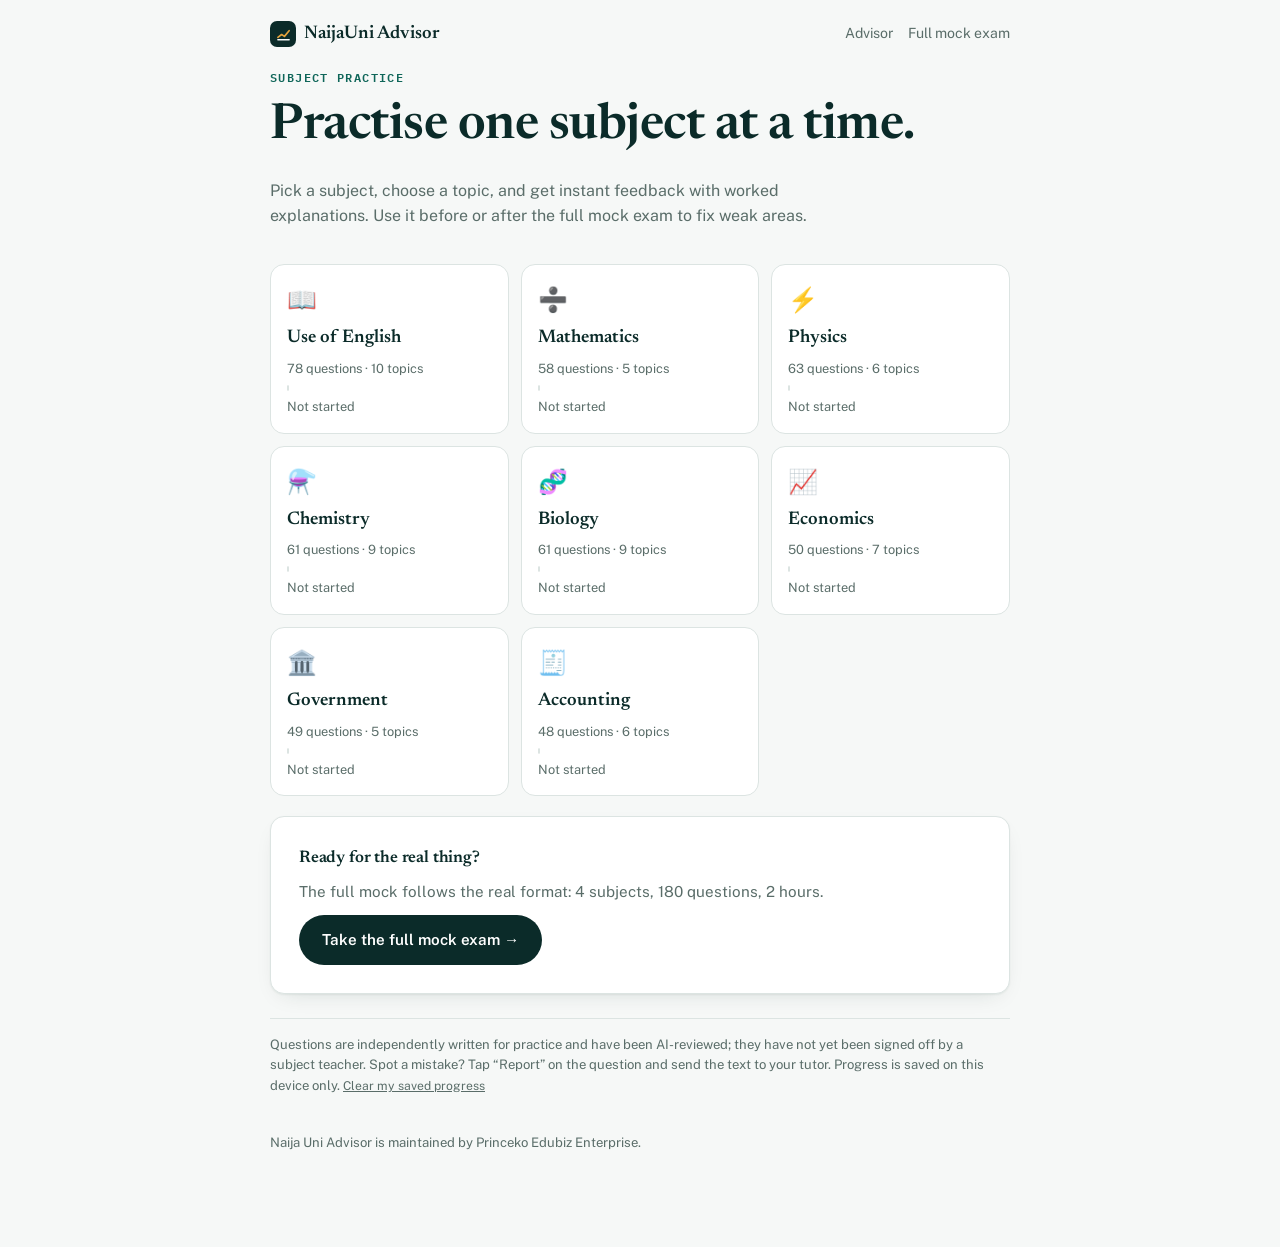
<file: practice.html>
<!doctype html>
<html lang="en">
<head>
<meta charset="UTF-8">
<meta name="viewport" content="width=device-width, initial-scale=1, viewport-fit=cover">
<title>Subject Practice — NaijaUni Advisor</title>
<link rel="canonical" href="https://naija-uni-advisor.hasbal.com.ng/practice">
<meta name="description" content="Free JAMB UTME practice by subject and topic, with worked explanations and progress tracking.">
<meta name="theme-color" content="#0B2B29">
<link rel="manifest" href="manifest.json">
<link rel="icon" href="icons/icon-192.png">
<link rel="apple-touch-icon" href="icons/icon-192.png">
<link rel="preconnect" href="https://fonts.googleapis.com">
<link rel="preconnect" href="https://fonts.gstatic.com" crossorigin>
<link href="https://fonts.googleapis.com/css2?family=Newsreader:ital,wght@0,500;0,600;0,700;1,500;1,600&family=Public+Sans:wght@400;500;600;700&family=IBM+Plex+Mono:wght@500;600&display=swap" rel="stylesheet">
<link rel="stylesheet" href="styles.css">
<style>
  .nav-links { display:flex; gap:14px; font-size:.88rem; }
  .nav-links a { color: var(--ink-muted); text-decoration:none; }
  .nav-links a:hover { color: var(--ink-900); }
  .lead { color: var(--ink-muted); max-width: 56ch; }
  .subj-grid { display:grid; grid-template-columns: repeat(2, 1fr); gap:12px; }
  .subj { text-align:left; background:#fff; border:1.5px solid var(--line); border-radius:var(--radius); padding:16px; cursor:pointer; font:inherit; transition: border-color .15s, transform .15s; display:flex; flex-direction:column; gap:6px; }
  .subj:hover { border-color: var(--teal-600); transform: translateY(-1px); }
  .subj-name { font-family:"Newsreader",serif; font-size:1.15rem; font-weight:600; color:var(--ink-900); }
  .subj-meta { font-size:.8rem; color:var(--ink-muted); }
  .mini-bar { height:6px; border-radius:99px; background:var(--paper-100); overflow:hidden; border:1px solid var(--line); }
  .mini-fill { height:100%; background:linear-gradient(90deg,var(--teal-500),var(--gold-500)); }
  .row { display:flex; gap:10px; flex-wrap:wrap; align-items:center; }
  .field { display:flex; flex-direction:column; gap:6px; margin-bottom:16px; }
  .field > label, .field > .lbl { font-size:.78rem; text-transform:uppercase; letter-spacing:.05em; color:var(--ink-muted); font-weight:600; }
  select.sel { font:inherit; padding:11px 12px; border:1.5px solid var(--line); border-radius:var(--radius-sm); background:var(--paper-50); width:100%; }
  .chips { display:flex; gap:8px; flex-wrap:wrap; }
  .chip { font:inherit; font-size:.9rem; padding:8px 16px; border-radius:99px; border:1.5px solid var(--line); background:#fff; cursor:pointer; }
  .chip.on { background:var(--ink-900); color:#fff; border-color:var(--ink-900); }
  .check { display:flex; gap:10px; align-items:flex-start; font-size:.92rem; margin-bottom:10px; cursor:pointer; }
  .check input { margin-top:4px; width:18px; height:18px; accent-color: var(--teal-600); }
  .note { background:var(--paper-50); border:1px solid var(--line); border-left:3px solid var(--gold-500); border-radius:var(--radius-sm); padding:12px 14px; font-size:.86rem; color:var(--ink-muted); margin:12px 0; }
  .q-top { display:flex; justify-content:space-between; align-items:center; gap:10px; font-size:.84rem; color:var(--ink-muted); margin-bottom:8px; }
  .q-tag { font-size:.72rem; background:var(--paper-100); border:1px solid var(--line); border-radius:99px; padding:3px 10px; margin-right:6px; }
  .q-text { font-size:1.08rem; line-height:1.6; margin:12px 0 16px; color:var(--ink-text); }
  .opts { display:flex; flex-direction:column; gap:10px; }
  .opt { display:flex; gap:12px; align-items:flex-start; text-align:left; width:100%; font:inherit; background:#fff; border:1.5px solid var(--line); border-radius:var(--radius-sm); padding:13px 14px; cursor:pointer; line-height:1.45; }
  .opt:hover:not(:disabled) { border-color:var(--teal-600); }
  .opt .L { flex:0 0 28px; height:28px; border-radius:50%; background:var(--paper-100); display:flex; align-items:center; justify-content:center; font-weight:700; font-size:.82rem; }
  .opt.sel { border-color:var(--gold-500); background:#FFF9EC; }
  .opt.sel .L { background:var(--gold-500); }
  .opt.ok { border-color:var(--strong); background:#EAF6EF; }
  .opt.ok .L { background:var(--strong); color:#fff; }
  .opt.bad { border-color:var(--low); background:#FBECE8; }
  .opt.bad .L { background:var(--low); color:#fff; }
  .opt:disabled { cursor:default; }
  .expl-box { margin-top:14px; padding:14px; border-radius:var(--radius-sm); background:#F1F7F6; border:1px solid var(--line); font-size:.94rem; line-height:1.6; }
  .expl-box.bad { background:#FDF3F0; }
  .passage { background:var(--paper-50); border:1px solid var(--line); border-radius:var(--radius-sm); padding:12px 14px; margin-bottom:12px; font-size:.92rem; line-height:1.65; }
  .passage summary { cursor:pointer; font-weight:600; color:var(--ink-900); }
  .passage-text { margin-top:10px; white-space:pre-line; }
  .nav-row { display:flex; justify-content:space-between; gap:10px; margin-top:18px; flex-wrap:wrap; }
  .flag { background:none; border:1px solid var(--line); border-radius:99px; padding:5px 12px; font:inherit; font-size:.8rem; cursor:pointer; }
  .flag.on { background:#FFF4D6; border-color:var(--gold-500); }
  .big-score { font-family:"Newsreader",serif; font-size:3rem; font-weight:600; color:var(--ink-900); line-height:1; }
  .topic-row { margin:12px 0; }
  .topic-row-top { display:flex; justify-content:space-between; font-size:.9rem; gap:10px; }
  .rev-item { border:1px solid var(--line); border-radius:var(--radius-sm); padding:14px; margin-bottom:12px; background:#fff; }
  .rev-item.miss { border-left:4px solid var(--low); }
  .rev-item.hit { border-left:4px solid var(--strong); }
  .tiny-btn { font:inherit; font-size:.76rem; color:var(--ink-muted); background:none; border:none; text-decoration:underline; cursor:pointer; padding:0; }
  .toast { position:fixed; left:50%; bottom:24px; transform:translateX(-50%); background:var(--ink-900); color:#fff; padding:10px 18px; border-radius:99px; font-size:.86rem; z-index:50; max-width:90vw; }
  .timer { font-family:"IBM Plex Mono",monospace; font-weight:600; color:var(--ink-900); }
  .timer.low { color:var(--very-low); }
  @media (min-width: 640px) { .subj-grid { grid-template-columns: repeat(3, 1fr); } }
  @media print { .nav-links, .nav-row { display:none; } }
</style>
</head>
<body>
<div class="topbar">
  <a href="index.html" class="brand">
    <span class="brand-mark"><svg viewBox="0 0 16 16" fill="none"><path d="M2 11L6 8L9 10L14 4" stroke="#E3A23C" stroke-width="1.8" stroke-linecap="round" stroke-linejoin="round"/><path d="M2 13.5H14" stroke="#F6F8F7" stroke-width="1.6" stroke-linecap="round"/></svg></span>
    NaijaUni Advisor
  </a>
  <nav class="nav-links"><a href="index.html">Advisor</a><a href="cbt-exam.html">Full mock exam</a></nav>
</div>
<main id="px"></main>

<script src="questions.js"></script>
<script>
(function () {
  "use strict";
  var SUBJECTS = {
    english:     { label: "Use of English", icon: "📖", blurb: "Lexis, structure, oral English, comprehension, reading text" },
    mathematics: { label: "Mathematics",    icon: "➗", blurb: "Algebra, geometry, calculus, statistics" },
    physics:     { label: "Physics",        icon: "⚡", blurb: "Mechanics, waves, optics, electricity, modern physics" },
    chemistry:   { label: "Chemistry",      icon: "⚗️", blurb: "Stoichiometry, bonding, organic, electrochemistry" },
    biology:     { label: "Biology",        icon: "🧬", blurb: "Cells, physiology, genetics, ecology" },
    economics:   { label: "Economics",      icon: "📈", blurb: "Demand and supply, macroeconomics, money, trade" },
    government:  { label: "Government",     icon: "🏛️", blurb: "Principles, institutions, Nigerian government" },
    accounting:  { label: "Accounting",     icon: "🧾", blurb: "Double entry, final accounts, ratios" }
  };
  var LS = "hsb_practice_v1";
  var LETTERS = ["A", "B", "C", "D"];
  var app = document.getElementById("px");

  var store = loadStore();
  var S = { view: "home", subject: null, cfg: null, list: [], idx: 0, answers: [], revealed: [], deadline: 0, timer: null, startedAt: 0, reviewFilter: "all" };

  /* ---------- helpers ---------- */
  function esc(t) { return String(t == null ? "" : t).replace(/&/g, "&amp;").replace(/</g, "&lt;").replace(/>/g, "&gt;").replace(/"/g, "&quot;"); }
  function shuffle(a) { a = a.slice(); for (var i = a.length - 1; i > 0; i--) { var j = Math.floor(Math.random() * (i + 1)); var t = a[i]; a[i] = a[j]; a[j] = t; } return a; }
  function loadStore() { try { var s = JSON.parse(localStorage.getItem(LS)); if (s && s.stats) return s; } catch (e) {} return { stats: {}, flags: [], history: [] }; }
  function saveStore() { try { localStorage.setItem(LS, JSON.stringify(store)); } catch (e) {} }
  function byId(id) { for (var i = 0; i < QUESTION_BANK.length; i++) if (QUESTION_BANK[i].id === id) return QUESTION_BANK[i]; return null; }
  function subjectQs(s) { return QUESTION_BANK.filter(function (q) { return q.subject === s; }); }
  function topicsOf(s) { var m = {}; subjectQs(s).forEach(function (q) { m[q.topic] = (m[q.topic] || 0) + 1; }); return m; }
  function accuracy(s) { var a = 0, c = 0, t = store.stats[s] || {}; Object.keys(t).forEach(function (k) { a += t[k].a; c += t[k].c; }); return { a: a, c: c, pct: a ? Math.round(c / a * 100) : null }; }
  function toast(msg) { var d = document.createElement("div"); d.className = "toast"; d.textContent = msg; document.body.appendChild(d); setTimeout(function () { d.remove(); }, 2600); }
  function isFlagged(id) { return store.flags.indexOf(id) !== -1; }

  /* ---------- views ---------- */
  function render() {
    clearInterval(S.timer);
    if (S.view === "home") home();
    else if (S.view === "setup") setup();
    else if (S.view === "run") run();
    else if (S.view === "result") result();
    else if (S.view === "review") review();
    window.scrollTo(0, 0);
  }

  function home() {
    var total = 0, correct = 0;
    Object.keys(store.stats).forEach(function (s) { var r = accuracy(s); total += r.a; correct += r.c; });
    var cards = Object.keys(SUBJECTS).map(function (s) {
      var info = SUBJECTS[s], n = subjectQs(s).length, acc = accuracy(s);
      return '<button class="subj" data-act="pick" data-s="' + s + '">' +
        '<span style="font-size:1.5rem">' + info.icon + '</span>' +
        '<span class="subj-name">' + info.label + '</span>' +
        '<span class="subj-meta">' + n + ' questions · ' + Object.keys(topicsOf(s)).length + ' topics</span>' +
        '<div class="mini-bar"><div class="mini-fill" style="width:' + (acc.pct || 0) + '%"></div></div>' +
        '<span class="subj-meta">' + (acc.a ? 'Your accuracy: ' + acc.pct + '% (' + acc.a + ' answered)' : 'Not started') + '</span></button>';
    }).join("");
    var flagged = store.flags.filter(byId).length;
    app.innerHTML =
      '<div class="screen">' +
      '<div><p class="eyebrow">SUBJECT PRACTICE</p><h1>Practise one subject at a time.</h1>' +
      '<p class="lead">Pick a subject, choose a topic, and get instant feedback with worked explanations. Use it before or after the full mock exam to fix weak areas.</p></div>' +
      (total ? '<div class="card"><div class="row" style="justify-content:space-between"><div><div class="subj-meta">Overall accuracy on this device</div><div class="big-score">' + Math.round(correct / total * 100) + '%</div></div><div class="subj-meta">' + total + ' questions answered</div></div></div>' : '') +
      '<div class="subj-grid">' + cards + '</div>' +
      (flagged ? '<button class="btn btn-ghost" data-act="flagged">🚩 Practise my flagged questions (' + flagged + ')</button>' : '') +
      '<div class="card"><h3>Ready for the real thing?</h3><p class="step-hint" style="margin-bottom:12px">The full mock follows the real format: 4 subjects, 180 questions, 2 hours.</p><a class="btn btn-primary" href="cbt-exam.html" style="text-decoration:none;display:inline-block">Take the full mock exam →</a></div>' +
      '<p class="landing-disclaimer">Questions are independently written for practice and have been AI-reviewed; they have not yet been signed off by a subject teacher. Spot a mistake? Tap “Report” on the question and send the text to your tutor. Progress is saved on this device only. ' +
      '<button class="tiny-btn" data-act="clear">Clear my saved progress</button></p>' +
      '<p class="landing-disclaimer" style="border-top:none;padding-top:0">Naija Uni Advisor is maintained by Princeko Edubiz Enterprise.</p>' +
      '</div>';
  }

  function setup() {
    var s = S.subject, info = SUBJECTS[s], topics = topicsOf(s), c = S.cfg;
    var qs = subjectQs(s);
    var diffCount = { easy: 0, moderate: 0, hard: 0 };
    qs.forEach(function (q) { if (q.difficulty) diffCount[q.difficulty]++; });
    var topicOpts = '<option value="all">All topics (' + qs.length + ')</option>' + Object.keys(topics).sort().map(function (t) {
      return '<option value="' + esc(t) + '"' + (c.topic === t ? " selected" : "") + '>' + esc(t) + ' (' + topics[t] + ')</option>';
    }).join("");
    function diffOpt(v, l) { return '<option value="' + v + '"' + (c.difficulty === v ? " selected" : "") + '>' + l + '</option>'; }
    var avail = pool().length;
    var counts = [10, 20, 40, "all"].map(function (n) {
      return '<button class="chip' + (String(c.count) === String(n) ? " on" : "") + '" data-act="count" data-n="' + n + '">' + (n === "all" ? "All (" + avail + ")" : n) + '</button>';
    }).join("");
    var novel = (c.topic === "Lekki Headmaster") ? '<div class="note">These questions are based on <em>The Lekki Headmaster</em>, JAMB’s reading text through the 2026 UTME. JAMB has not yet confirmed the 2027 text — check jamb.gov.ng when registration opens.</div>' : "";
    app.innerHTML =
      '<div class="screen"><button class="tiny-btn" data-act="home">← All subjects</button>' +
      '<div><p class="eyebrow">' + info.icon + ' ' + info.label.toUpperCase() + '</p><h1>Set up your practice</h1><p class="lead">' + info.blurb + '.</p></div>' +
      '<div class="card">' +
      '<div class="field"><label for="f-topic">Topic</label><select class="sel" id="f-topic" data-field="topic">' + topicOpts + '</select></div>' +
      '<div class="field"><label for="f-diff">Difficulty</label><select class="sel" id="f-diff" data-field="difficulty">' +
        diffOpt("any", "Any difficulty") + diffOpt("easy", "Easy (" + diffCount.easy + ")") + diffOpt("moderate", "Moderate (" + diffCount.moderate + ")") + diffOpt("hard", "Hard (" + diffCount.hard + ")") +
      '</select></div>' +
      '<div class="field"><span class="lbl">Number of questions</span><div class="chips">' + counts + '</div></div>' +
      '<div class="field"><span class="lbl">Mode</span>' +
        '<label class="check"><input type="radio" name="mode" value="learn" data-field="mode"' + (c.mode === "learn" ? " checked" : "") + '><span><strong>Learn</strong> — see the answer and explanation after each question</span></label>' +
        '<label class="check"><input type="radio" name="mode" value="exam" data-field="mode"' + (c.mode === "exam" ? " checked" : "") + '><span><strong>Exam</strong> — answers revealed only at the end</span></label></div>' +
      '<label class="check"><input type="checkbox" data-field="timed"' + (c.timed ? " checked" : "") + '><span>Timed at JAMB pace (40 seconds per question)</span></label>' +
      novel +
      (avail === 0 ? '<div class="note">No questions match these filters. Try a different difficulty — older questions are not graded for difficulty yet.</div>' : "") +
      '<button class="btn btn-primary btn-lg" data-act="start"' + (avail === 0 ? " disabled" : "") + ' style="width:100%;margin-top:8px">Start practice →</button>' +
      '</div></div>';
  }

  function pool() {
    var c = S.cfg;
    return subjectQs(S.subject).filter(function (q) {
      return (c.topic === "all" || q.topic === c.topic) && (c.difficulty === "any" || q.difficulty === c.difficulty);
    });
  }

  function startSession(list) {
    S.list = list; S.idx = 0; S.answers = list.map(function () { return null; }); S.revealed = list.map(function () { return false; });
    S.startedAt = Date.now(); S.view = "run";
    S.deadline = S.cfg.timed ? Date.now() + list.length * 40000 : 0;
    render();
  }

  function run() {
    clearInterval(S.timer);
    var q = S.list[S.idx], n = S.list.length, cfg = S.cfg, ans = S.answers[S.idx], rev = S.revealed[S.idx];
    var info = SUBJECTS[q.subject];
    var passage = "";
    if (q.passage && PASSAGES[q.passage]) {
      var p = PASSAGES[q.passage];
      passage = '<details class="passage" open><summary>' + esc(p.label || "Passage") + ' — ' + esc(p.title || "") + '</summary><div class="passage-text">' + p.text + '</div></details>';
    }
    var opts = q.opts.map(function (o, i) {
      var cls = "opt", dis = "";
      if (rev) { dis = " disabled"; if (i === q.ans) cls += " ok"; else if (i === ans) cls += " bad"; }
      else if (ans === i) cls += " sel";
      return '<button class="' + cls + '" data-act="ans" data-i="' + i + '"' + dis + '><span class="L">' + LETTERS[i] + '</span><span>' + esc(o) + '</span></button>';
    }).join("");
    var fb = "";
    if (rev) {
      var good = ans === q.ans;
      fb = '<div class="expl-box' + (good ? "" : " bad") + '" role="status" aria-live="polite"><strong>' + (good ? "✓ Correct." : "✗ Not quite.") + '</strong> The answer is ' + LETTERS[q.ans] + '. ' +
        (q.explanation ? esc(q.explanation) : '<em>A worked explanation for this question is still being written.</em>') + '</div>';
    }
    var last = S.idx === n - 1;
    app.innerHTML =
      '<div class="screen">' +
      '<div class="q-top"><span>Question ' + (S.idx + 1) + ' of ' + n + '</span>' +
        (S.deadline ? '<span class="timer" id="tm">--:--</span>' : '') +
        '<button class="flag' + (isFlagged(q.id) ? " on" : "") + '" data-act="flag">' + (isFlagged(q.id) ? "🚩 Flagged" : "⚑ Flag") + '</button></div>' +
      '<div class="progress-bar"><div class="progress-fill" style="width:' + Math.round((S.idx + 1) / n * 100) + '%"></div></div>' +
      '<div class="card">' +
      '<div><span class="q-tag">' + info.icon + ' ' + info.label + '</span><span class="q-tag">' + esc(q.topic) + '</span>' + (q.difficulty ? '<span class="q-tag">' + q.difficulty + '</span>' : "") + '</div>' +
      passage + '<div class="q-text">' + esc(q.q) + '</div>' +
      '<div class="opts">' + opts + '</div>' + fb +
      '<div class="nav-row"><button class="btn btn-ghost" data-act="prev"' + (S.idx === 0 ? " disabled" : "") + '>← Previous</button>' +
      (last ? '<button class="btn btn-primary" data-act="finish">Finish &amp; see results</button>' : '<button class="btn btn-primary" data-act="next">Next →</button>') + '</div>' +
      '<p style="margin:14px 0 0"><button class="tiny-btn" data-act="report">Report a problem with this question</button> <span class="subj-meta">· ID ' + q.id + '</span></p>' +
      '</div></div>';
    if (S.deadline) { tick(); S.timer = setInterval(tick, 1000); }
  }

  function tick() {
    var left = Math.max(0, Math.ceil((S.deadline - Date.now()) / 1000));
    var el = document.getElementById("tm");
    if (el) { el.textContent = Math.floor(left / 60) + ":" + String(left % 60).padStart(2, "0"); el.className = "timer" + (left <= 60 ? " low" : ""); }
    if (left <= 0) { clearInterval(S.timer); finish(); }
  }

  function finish() {
    clearInterval(S.timer);
    var correct = 0, answered = 0, perTopic = {};
    S.list.forEach(function (q, i) {
      var a = S.answers[i];
      var t = perTopic[q.subject + "||" + q.topic] = perTopic[q.subject + "||" + q.topic] || { s: q.subject, t: q.topic, a: 0, c: 0, total: 0 };
      t.total++;
      if (a !== null) {
        answered++; t.a++;
        if (a === q.ans) { correct++; t.c++; }
        var st = store.stats[q.subject] = store.stats[q.subject] || {};
        var tt = st[q.topic] = st[q.topic] || { a: 0, c: 0 };
        tt.a++; if (a === q.ans) tt.c++;
      }
    });
    store.history.push({ ts: Date.now(), subject: S.subject || "mixed", n: S.list.length, c: correct });
    store.history = store.history.slice(-50);
    saveStore();
    S.result = { correct: correct, answered: answered, total: S.list.length, perTopic: Object.keys(perTopic).map(function (k) { return perTopic[k]; }), secs: Math.round((Date.now() - S.startedAt) / 1000) };
    S.view = "result"; render();
  }

  function result() {
    var r = S.result, pct = Math.round(r.correct / r.total * 100);
    var missed = S.list.filter(function (q, i) { return S.answers[i] !== q.ans; }).length;
    var msg = pct >= 70 ? "Strong work — keep stretching with harder questions." : pct >= 50 ? "Decent. Review the questions you missed, then try this topic again." : "This topic needs more work. Read the explanations, then retry the missed questions.";
    var rows = r.perTopic.sort(function (a, b) { return (a.c / a.total) - (b.c / b.total); }).map(function (t) {
      var p = Math.round(t.c / t.total * 100);
      return '<div class="topic-row"><div class="topic-row-top"><span>' + esc(t.t) + '</span><span class="mono">' + t.c + '/' + t.total + ' · ' + p + '%</span></div><div class="mini-bar"><div class="mini-fill" style="width:' + p + '%"></div></div></div>';
    }).join("");
    app.innerHTML =
      '<div class="screen"><div class="card" style="text-align:center"><p class="eyebrow">SESSION COMPLETE</p><div class="big-score">' + r.correct + ' / ' + r.total + '</div>' +
      '<p style="margin:8px 0 4px"><strong>' + pct + '%</strong> · ' + Math.floor(r.secs / 60) + 'm ' + (r.secs % 60) + 's' + (r.answered < r.total ? ' · ' + (r.total - r.answered) + ' unanswered' : '') + '</p><p class="step-hint">' + msg + '</p></div>' +
      '<div class="card"><h3>Performance by topic</h3>' + rows + '</div>' +
      '<div class="row">' +
      '<button class="btn btn-primary" data-act="review">Review answers</button>' +
      (missed ? '<button class="btn btn-ghost" data-act="retry">Retry the ' + missed + ' missed</button>' : '') +
      '<button class="btn btn-ghost" data-act="again">New session</button>' +
      '<button class="btn btn-ghost" data-act="home">All subjects</button></div>' +
      '<p class="landing-disclaimer">These are practice marks, not JAMB scores. Try the <a href="cbt-exam.html">full mock exam</a> when you are ready to practise under timed conditions.</p></div>';
  }

  function review() {
    var f = S.reviewFilter;
    var items = S.list.map(function (q, i) { return { q: q, a: S.answers[i] }; }).filter(function (x) { return f === "all" || x.a !== x.q.ans; });
    var html = items.map(function (x) {
      var q = x.q, hit = x.a === q.ans;
      return '<div class="rev-item ' + (hit ? "hit" : "miss") + '"><div><span class="q-tag">' + esc(q.topic) + '</span><span class="q-tag">' + q.id + '</span></div>' +
        '<div class="q-text" style="font-size:1rem">' + esc(q.q) + '</div>' +
        '<div>' + (x.a === null ? '<em>Not answered</em>' : 'Your answer: <strong>' + LETTERS[x.a] + '. ' + esc(q.opts[x.a]) + '</strong>') + '</div>' +
        '<div>Correct answer: <strong>' + LETTERS[q.ans] + '. ' + esc(q.opts[q.ans]) + '</strong></div>' +
        '<div class="expl-box">' + (q.explanation ? esc(q.explanation) : '<em>A worked explanation for this question is still being written.</em>') + '</div></div>';
    }).join("") || '<p class="step-hint">Nothing to show here.</p>';
    app.innerHTML = '<div class="screen"><button class="tiny-btn" data-act="toresult">← Back to results</button><h2>Review</h2>' +
      '<div class="chips"><button class="chip' + (f === "all" ? " on" : "") + '" data-act="rfilter" data-f="all">All (' + S.list.length + ')</button>' +
      '<button class="chip' + (f === "missed" ? " on" : "") + '" data-act="rfilter" data-f="missed">Missed</button></div>' + html + '</div>';
  }

  /* ---------- events ---------- */
  document.addEventListener("change", function (e) {
    var f = e.target.getAttribute && e.target.getAttribute("data-field");
    if (!f || !S.cfg) return;
    if (f === "timed") S.cfg.timed = e.target.checked;
    else if (f === "mode") S.cfg.mode = e.target.value;
    else S.cfg[f] = e.target.value;
    if (f === "topic" || f === "difficulty") render();
  });

  document.addEventListener("click", function (e) {
    var b = e.target.closest ? e.target.closest("[data-act]") : null;
    if (!b || b.disabled) return;
    var act = b.getAttribute("data-act");
    if (act === "pick") { S.subject = b.getAttribute("data-s"); S.cfg = { topic: "all", difficulty: "any", count: 20, mode: "learn", timed: false }; S.view = "setup"; render(); }
    else if (act === "home") { S.view = "home"; render(); }
    else if (act === "count") { var n = b.getAttribute("data-n"); S.cfg.count = n === "all" ? "all" : parseInt(n, 10); setup(); }
    else if (act === "start") { var p = shuffle(pool()); if (S.cfg.count !== "all") p = p.slice(0, S.cfg.count); startSession(p); }
    else if (act === "again") { S.view = S.subject ? "setup" : "home"; render(); }
    else if (act === "ans") {
      var i = parseInt(b.getAttribute("data-i"), 10), q = S.list[S.idx];
      if (S.cfg.mode === "learn") { if (S.revealed[S.idx]) return; S.answers[S.idx] = i; S.revealed[S.idx] = true; }
      else S.answers[S.idx] = i;
      var y = window.scrollY; run(); window.scrollTo(0, y);
    }
    else if (act === "next") { if (S.idx < S.list.length - 1) { S.idx++; render(); } }
    else if (act === "prev") { if (S.idx > 0) { S.idx--; render(); } }
    else if (act === "finish") {
      var un = S.answers.filter(function (a) { return a === null; }).length;
      if (un && !confirm(un + " question" + (un > 1 ? "s are" : " is") + " unanswered. Finish anyway?")) return;
      finish();
    }
    else if (act === "flag") { var id = S.list[S.idx].id, k = store.flags.indexOf(id); if (k === -1) store.flags.push(id); else store.flags.splice(k, 1); saveStore(); var yy = window.scrollY; run(); window.scrollTo(0, yy); }
    else if (act === "flagged") {
      var fl = store.flags.map(byId).filter(Boolean);
      if (!fl.length) return;
      S.subject = null; S.cfg = { topic: "all", difficulty: "any", count: "all", mode: "learn", timed: false };
      startSession(shuffle(fl));
    }
    else if (act === "review") { S.reviewFilter = "all"; S.view = "review"; render(); }
    else if (act === "toresult") { S.view = "result"; render(); }
    else if (act === "rfilter") { S.reviewFilter = b.getAttribute("data-f"); review(); }
    else if (act === "retry") {
      var missedQs = S.list.filter(function (q, i) { return S.answers[i] !== q.ans; });
      startSession(shuffle(missedQs));
    }
    else if (act === "report") {
      var qq = S.list[S.idx];
      var text = "Problem with question " + qq.id + " (" + qq.subject + " / " + qq.topic + "): \"" + qq.q.slice(0, 140) + "\" — what is wrong: ";
      if (navigator.clipboard && navigator.clipboard.writeText) navigator.clipboard.writeText(text).then(function () { toast("Copied. Paste it to your tutor and say what is wrong."); }, function () { prompt("Copy this and send it to your tutor:", text); });
      else prompt("Copy this and send it to your tutor:", text);
    }
    else if (act === "clear") { if (confirm("Delete your saved practice progress and flags on this device?")) { store = { stats: {}, flags: [], history: [] }; saveStore(); render(); } }
  });

  document.addEventListener("keydown", function (e) {
    if (S.view !== "run" || e.target.tagName === "SELECT" || e.metaKey || e.ctrlKey) return;
    var k = e.key.toLowerCase(), idx = ["a", "b", "c", "d", "1", "2", "3", "4"].indexOf(k);
    if (idx !== -1) { var btn = document.querySelector('[data-act="ans"][data-i="' + (idx % 4) + '"]'); if (btn) btn.click(); }
    else if (e.key === "ArrowRight") { var nx = document.querySelector('[data-act="next"]'); if (nx) nx.click(); }
    else if (e.key === "ArrowLeft") { var pv = document.querySelector('[data-act="prev"]'); if (pv) pv.click(); }
  });

  /* ---------- deep link: practice.html?subject=physics&topic=Optics ---------- */
  var qp = new URLSearchParams(location.search), qs0 = qp.get("subject"), qt = qp.get("topic");
  if (qs0 && SUBJECTS[qs0]) {
    S.subject = qs0; S.cfg = { topic: "all", difficulty: "any", count: 20, mode: "learn", timed: false };
    if (qt && topicsOf(qs0)[qt]) S.cfg.topic = qt;
    S.view = "setup";
  }
  render();

  if ("serviceWorker" in navigator) window.addEventListener("load", function () { navigator.serviceWorker.register("./sw.js").catch(function () {}); });
})();
</script>
</body>
</html>
</file>
<file: styles.css>
/* =========================================================
   NaijaUni Advisor — design system
   Palette: deep ink-teal + seal-gold accent on cool paper
   Type: Newsreader (display) / Public Sans (body) / IBM Plex Mono (data)
   ========================================================= */

:root {
  --ink-900: #0B2B29;
  --ink-800: #123A37;
  --teal-600: #0F6659;
  --teal-500: #157C6B;
  --gold-500: #E3A23C;
  --gold-300: #F0C784;
  --paper-50: #F6F8F7;
  --paper-100: #EDF1EF;
  --line: #DCE4E2;
  --ink-text: #14201F;
  --ink-muted: #5A6D69;

  --strong: #1F8A5F;
  --moderate: #C98A24;
  --low: #C0553F;
  --very-low: #8C2F39;

  --radius: 14px;
  --radius-sm: 8px;
  --shadow-card: 0 1px 2px rgba(11,43,41,0.06), 0 8px 24px -12px rgba(11,43,41,0.18);
  --max-width: 780px;
}

* { box-sizing: border-box; }

html { -webkit-tap-highlight-color: transparent; }

body {
  margin: 0;
  background: var(--paper-50);
  color: var(--ink-text);
  font-family: "Public Sans", -apple-system, BlinkMacSystemFont, sans-serif;
  line-height: 1.55;
  -webkit-font-smoothing: antialiased;
}

.mono { font-family: "IBM Plex Mono", ui-monospace, monospace; }

h1, h2, h3 {
  font-family: "Newsreader", Georgia, serif;
  color: var(--ink-900);
  margin: 0 0 0.5em;
  letter-spacing: -0.01em;
}
h1 { font-size: clamp(2rem, 5vw, 3.1rem); font-weight: 600; line-height: 1.08; }
h1 em { font-style: italic; color: var(--teal-600); }
h2 { font-size: 1.5rem; font-weight: 600; }
h3 { font-size: 1.05rem; font-weight: 600; }
p { margin: 0 0 1em; color: var(--ink-text); }

/* ---------- top bar ---------- */
.topbar {
  display: flex; align-items: center; justify-content: space-between;
  max-width: var(--max-width); margin: 0 auto; padding: 20px 20px 0;
}
.brand {
  font-family: "Newsreader", serif; font-weight: 600; font-size: 1.15rem;
  color: var(--ink-900); text-decoration: none; display: flex; align-items: center; gap: 8px;
}
.brand-mark {
  width: 26px; height: 26px; border-radius: 7px; background: var(--ink-900);
  display: inline-flex; align-items: center; justify-content: center;
}
.brand-mark svg { width: 15px; height: 15px; }
#install-btn {
  font: inherit; font-size: 0.85rem; border: 1px solid var(--line); background: #fff;
  color: var(--ink-900); border-radius: 999px; padding: 6px 14px; cursor: pointer;
}

/* ---------- layout ---------- */
main { max-width: var(--max-width); margin: 0 auto; padding: 20px 20px 80px; }
.screen { display: flex; flex-direction: column; gap: 20px; }

.card {
  background: #fff; border: 1px solid var(--line); border-radius: var(--radius);
  box-shadow: var(--shadow-card); padding: 28px;
}

/* ---------- landing ---------- */
.hero { padding: 28px 0 8px; }
.eyebrow {
  font-family: "IBM Plex Mono", monospace; font-size: 0.72rem; font-weight: 600;
  letter-spacing: 0.12em; color: var(--teal-600); text-transform: uppercase; margin: 0 0 14px;
}
.hero-sub { font-size: 1.08rem; color: var(--ink-muted); max-width: 52ch; }
.hero-actions { display: flex; gap: 12px; flex-wrap: wrap; margin-top: 22px; }
.hero-actions .btn-ghost { text-decoration: none; display: inline-flex; align-items: center; }
.cbt-link { margin-top: 6px; text-decoration: none; display: inline-flex; align-items: center; }

.trust-strip {
  display: grid; grid-template-columns: repeat(3, 1fr); gap: 16px;
  border-top: 1px solid var(--line); border-bottom: 1px solid var(--line); padding: 22px 0;
}
.trust-item { text-align: left; }
.trust-num { font-size: 1.6rem; font-weight: 600; color: var(--ink-900); display: block; }
.trust-label { font-size: 0.82rem; color: var(--ink-muted); margin-top: 2px; }

.how { padding: 8px 0; }
.how-grid { display: grid; gap: 18px; grid-template-columns: repeat(3, 1fr); margin-top: 18px; }
.how-card { border-left: 2px solid var(--gold-500); padding-left: 16px; }
.how-num { color: var(--gold-500); font-size: 0.85rem; font-weight: 600; }
.how-card h3 { margin-top: 6px; }
.how-card p { color: var(--ink-muted); font-size: 0.94rem; margin-bottom: 0; }

.landing-disclaimer {
  font-size: 0.82rem; color: var(--ink-muted); border-top: 1px solid var(--line);
  padding-top: 16px; margin-top: 4px;
}

/* ---------- cutoff bar (signature element) ---------- */
.cutoff-bar { margin: 22px 0; }
.cutoff-track {
  position: relative; height: 14px; background: var(--paper-100);
  border-radius: 999px; overflow: visible; border: 1px solid var(--line);
}
.cutoff-fill {
  height: 100%; border-radius: 999px; transition: width 0.6s cubic-bezier(.2,.8,.2,1);
}
.cutoff-fill.cleared { background: linear-gradient(90deg, var(--teal-500), var(--strong)); }
.cutoff-fill.short { background: linear-gradient(90deg, var(--low), var(--very-low)); }
.cutoff-mark {
  position: absolute; top: -6px; bottom: -6px; width: 2px; background: var(--ink-900);
  transform: translateX(-1px);
}
.cutoff-mark::after {
  content: ""; position: absolute; top: -3px; left: -3px; width: 8px; height: 8px;
  border-radius: 2px; background: var(--gold-500); transform: rotate(45deg);
}
.cutoff-mark-label {
  position: absolute; top: -26px; left: 50%; transform: translateX(-50%);
  font-size: 0.72rem; background: var(--ink-900); color: #fff; padding: 2px 7px; border-radius: 5px;
  white-space: nowrap;
}
.cutoff-bar-demo .cutoff-track { opacity: 0.9; }
.cutoff-caption { margin-top: 10px; font-size: 0.92rem; color: var(--ink-muted); }
.score-readout { color: var(--ink-900); font-weight: 600; font-size: 1rem; }

/* ---------- buttons ---------- */
.btn {
  font: inherit; font-weight: 600; border-radius: 999px; border: 1px solid transparent;
  padding: 12px 22px; cursor: pointer; transition: transform 0.15s ease, background 0.15s ease;
  font-size: 0.95rem;
}
.btn:active { transform: scale(0.97); }
.btn-primary { background: var(--ink-900); color: #fff; }
.btn-primary:hover { background: var(--teal-600); }
.btn-primary:disabled { opacity: 0.6; cursor: default; }
.btn-lg { padding: 15px 28px; font-size: 1.02rem; }
.btn-ghost { background: transparent; color: var(--ink-900); border-color: var(--line); }
.btn-ghost:hover { border-color: var(--ink-900); }
.btn-sm { padding: 8px 16px; font-size: 0.85rem; }

/* ---------- wizard ---------- */
.progress-wrap { padding: 4px 2px; }
.progress-label {
  display: flex; justify-content: space-between; font-size: 0.82rem;
  color: var(--ink-muted); margin-bottom: 8px;
}
.progress-bar { height: 6px; background: var(--paper-100); border-radius: 999px; overflow: hidden; }
.progress-fill { height: 100%; background: var(--teal-600); border-radius: 999px; transition: width 0.4s ease; }

.step-card { display: flex; flex-direction: column; gap: 18px; }
.step-body { display: flex; flex-direction: column; gap: 6px; }
.step-hint { color: var(--ink-muted); font-size: 0.95rem; }

.big-input, .big-textarea {
  font: inherit; font-size: 1.4rem; padding: 14px 16px; border-radius: var(--radius-sm);
  border: 1.5px solid var(--line); width: 100%; background: var(--paper-50);
}
.big-input:focus, .big-textarea:focus { outline: none; border-color: var(--teal-600); background: #fff; }
.big-textarea { font-size: 1rem; resize: vertical; }

.field-error { color: var(--very-low); font-size: 0.88rem; min-height: 1.2em; margin: 0; }

.wizard-nav { display: flex; justify-content: space-between; align-items: center; margin-top: 4px; }

/* olevel rows */
.olevel-rows { display: flex; flex-direction: column; gap: 8px; margin: 8px 0; }
.olevel-row { display: grid; grid-template-columns: 1fr 100px 32px; gap: 8px; align-items: center; }
.olevel-subject, .olevel-grade {
  font: inherit; padding: 10px 10px; border-radius: var(--radius-sm); border: 1.5px solid var(--line);
  background: var(--paper-50); font-size: 0.92rem;
}
.row-remove {
  width: 32px; height: 32px; border-radius: 50%; border: 1px solid var(--line); background: #fff;
  color: var(--very-low); font-size: 1.1rem; cursor: pointer; line-height: 1;
}
.sittings-toggle { display: flex; align-items: center; justify-content: space-between; margin-top: 6px; gap: 12px; flex-wrap: wrap; }
.toggle-group { display: flex; border: 1px solid var(--line); border-radius: 999px; overflow: hidden; }
.toggle-btn { font: inherit; font-size: 0.85rem; padding: 7px 14px; border: none; background: #fff; cursor: pointer; }
.toggle-btn.active { background: var(--ink-900); color: #fff; }

/* combobox */
.combobox { position: relative; }
.combobox-input {
  font: inherit; font-size: 1.1rem; padding: 14px 16px; border-radius: var(--radius-sm);
  border: 1.5px solid var(--line); width: 100%; background: var(--paper-50);
}
.combobox-input:focus { outline: none; border-color: var(--teal-600); background: #fff; }
.combobox-list {
  position: absolute; top: calc(100% + 6px); left: 0; right: 0; max-height: 280px; overflow-y: auto;
  background: #fff; border: 1px solid var(--line); border-radius: var(--radius-sm);
  box-shadow: var(--shadow-card); z-index: 20;
}
.combobox-item { padding: 11px 14px; cursor: pointer; display: flex; justify-content: space-between; gap: 10px; }
.combobox-item:hover, .combobox-item.active { background: var(--paper-100); }
.combobox-item-label { font-size: 0.96rem; }
.combobox-item-sub { font-size: 0.78rem; color: var(--ink-muted); white-space: nowrap; text-transform: capitalize; }
.combobox-empty { padding: 14px; color: var(--ink-muted); font-size: 0.9rem; }

/* ---------- results ---------- */
.result-slip { position: relative; overflow: hidden; }
.result-slip::before {
  content: ""; position: absolute; top: 0; left: 0; right: 0; height: 4px;
  background: linear-gradient(90deg, var(--teal-600), var(--gold-500));
}
.slip-header { display: flex; align-items: center; justify-content: space-between; margin-bottom: 18px; }

.verdict-badge {
  display: flex; flex-direction: column; gap: 4px; padding: 16px 18px; border-radius: var(--radius-sm);
  border: 1px solid var(--line);
}
.verdict-label { font-family: "Newsreader", serif; font-size: 1.7rem; font-weight: 600; color: var(--badge-color); }
.verdict-desc { color: var(--ink-muted); font-size: 0.95rem; }

.profile-grid {
  display: grid; grid-template-columns: 1fr 1fr; gap: 16px; margin-top: 22px;
  border-top: 1px solid var(--line); padding-top: 20px;
}
.profile-cell-label { font-size: 0.78rem; color: var(--ink-muted); text-transform: uppercase; letter-spacing: 0.04em; margin-bottom: 3px; }
.profile-cell-value { font-size: 1.05rem; font-weight: 600; color: var(--ink-900); }

.assess-grid { display: grid; grid-template-columns: 1fr 1fr; gap: 24px; margin-top: 14px; }
.assess-col h3 { font-size: 0.95rem; }
.assess-list { list-style: none; margin: 0; padding: 0; display: flex; flex-direction: column; gap: 10px; }
.assess-list li { padding-left: 24px; position: relative; font-size: 0.94rem; color: var(--ink-text); }
.assess-list.check li::before { content: "✓"; position: absolute; left: 0; color: var(--strong); font-weight: 700; }
.assess-list.flag li::before { content: "!"; position: absolute; left: 2px; color: var(--low); font-weight: 800; }

.alt-grid { display: grid; gap: 14px; margin-top: 14px; }
.alt-card { border: 1px solid var(--line); border-radius: var(--radius-sm); padding: 16px; background: var(--paper-50); }
.alt-card h3 { font-size: 1rem; margin-bottom: 6px; }
.alt-card p { font-size: 0.92rem; color: var(--ink-muted); margin: 0; }

.career-grid { display: grid; grid-template-columns: 1fr 1fr; gap: 16px; margin: 14px 0; }
.career-cell { border-left: 2px solid var(--gold-500); padding-left: 12px; }
.career-cell-label { font-size: 0.76rem; color: var(--ink-muted); text-transform: uppercase; letter-spacing: 0.04em; }
.career-cell-value { font-size: 0.95rem; font-weight: 600; margin-top: 2px; }
.career-note { font-size: 0.94rem; color: var(--ink-muted); font-style: italic; margin: 0; }

/* ---------- aggregate breakdown ---------- */
.breakdown-card h2 { margin-bottom: 4px; }
.breakdown-rows { display: flex; flex-direction: column; gap: 14px; margin: 18px 0; }
.breakdown-row-top { display: flex; justify-content: space-between; font-size: 0.92rem; margin-bottom: 6px; }
.breakdown-bar-track { height: 8px; background: var(--paper-100); border-radius: 999px; overflow: hidden; border: 1px solid var(--line); }
.breakdown-bar-fill { height: 100%; background: linear-gradient(90deg, var(--teal-500), var(--gold-500)); border-radius: 999px; transition: width 0.5s ease; }
.breakdown-total {
  display: flex; justify-content: space-between; align-items: center; font-size: 1.05rem; font-weight: 600;
  border-top: 1px solid var(--line); padding-top: 14px; color: var(--ink-900);
}
.putme-target {
  margin-top: 18px; padding: 16px; border-radius: var(--radius-sm); background: var(--paper-50); border: 1px solid var(--line);
}
.putme-target h3 { font-size: 0.98rem; margin-bottom: 8px; }
.putme-target p { font-size: 0.92rem; margin-bottom: 8px; }
.putme-note { color: var(--ink-muted); font-size: 0.85rem !important; font-style: italic; margin-bottom: 0 !important; }
.putme-input-row { display: flex; gap: 10px; margin-top: 16px; flex-wrap: wrap; }
.putme-input {
  flex: 1; min-width: 200px; font: inherit; font-size: 0.95rem; padding: 10px 14px;
  border-radius: var(--radius-sm); border: 1.5px solid var(--line); background: var(--paper-50);
}
.putme-input:focus { outline: none; border-color: var(--teal-600); background: #fff; }

.action-plan { margin: 14px 0 0; padding-left: 22px; display: flex; flex-direction: column; gap: 10px; }
.action-plan li { font-size: 0.96rem; }

.deepdive-card { background: var(--ink-900); color: #fff; }
.deepdive-card h2, .deepdive-card .step-hint { color: #fff; }
.deepdive-card .step-hint { color: rgba(255,255,255,0.7); }
.deepdive-header { margin-bottom: 16px; }
.deepdive-loading, .deepdive-error {
  font-size: 0.92rem; color: rgba(255,255,255,0.85); background: rgba(255,255,255,0.08);
  padding: 14px; border-radius: var(--radius-sm); margin-bottom: 14px;
}
/* The global `p { color: ink-text }` rule is dark; inside this dark card every text element must be light. */
.deepdive-card p, .deepdive-card li { color: rgba(255,255,255,0.92); }
.deepdive-text { font-size: 1rem; line-height: 1.7; margin-bottom: 16px; color: #F3F8F7; }
.deepdive-text p, .deepdive-text li { color: #F3F8F7; }
.deepdive-text strong { color: #fff; font-weight: 700; }
.deepdive-text em { color: #F3F8F7; }
.deepdive-text h3, .deepdive-text h4 { color: #fff; margin: 1.2em 0 .4em; font-size: 1.05rem; }
.deepdive-text ul, .deepdive-text ol { padding-left: 22px; margin: 0 0 1em; }
.deepdive-text li { margin-bottom: 6px; }
.deepdive-card .btn-primary { background: var(--gold-500); color: var(--ink-900); }
.deepdive-card .btn-primary:hover { background: var(--gold-300); }

/* ---------- footer ---------- */
footer {
  max-width: var(--max-width); margin: 0 auto; padding: 20px; text-align: center;
  font-size: 0.8rem; color: var(--ink-muted);
}

/* ---------- responsive ---------- */
@media (max-width: 640px) {
  .trust-strip { grid-template-columns: 1fr; gap: 14px; }
  .how-grid { grid-template-columns: 1fr; }
  .profile-grid, .assess-grid, .career-grid { grid-template-columns: 1fr; }
  .card { padding: 20px; }
  .olevel-row { grid-template-columns: 1fr 84px 32px; }
}

/* ---------- print ---------- */
@media print {
  .topbar, .deepdive-card, .btn, footer { display: none !important; }
  body { background: #fff; }
  .card { box-shadow: none; border: 1px solid #ccc; }
}

/* ---------- reduced motion ---------- */
@media (prefers-reduced-motion: reduce) {
  .cutoff-fill, .progress-fill, .btn { transition: none; }
}

/* focus visibility */
a:focus-visible, button:focus-visible, input:focus-visible, select:focus-visible, textarea:focus-visible {
  outline: 2px solid var(--teal-600); outline-offset: 2px;
}

/* ---------- practice links on results ---------- */
.practice-block { margin-top: 18px; padding: 16px; border-radius: var(--radius-sm); background: var(--paper-50); border: 1px solid var(--line); }
.practice-block h3 { margin-bottom: 4px; }
.practice-links { display: flex; flex-wrap: wrap; gap: 8px; margin-top: 8px; }
.chip-link { text-decoration: none; font-size: .88rem; font-weight: 600; color: var(--ink-900); background: #fff; border: 1.5px solid var(--line); border-radius: 99px; padding: 7px 14px; }
.chip-link:hover { border-color: var(--teal-600); }

.deepdive-sources { font-size: .84rem; color: rgba(255,255,255,.75); margin-bottom: 14px; line-height: 1.7; }
.deepdive-sources a { color: var(--gold-300); }
</file>
